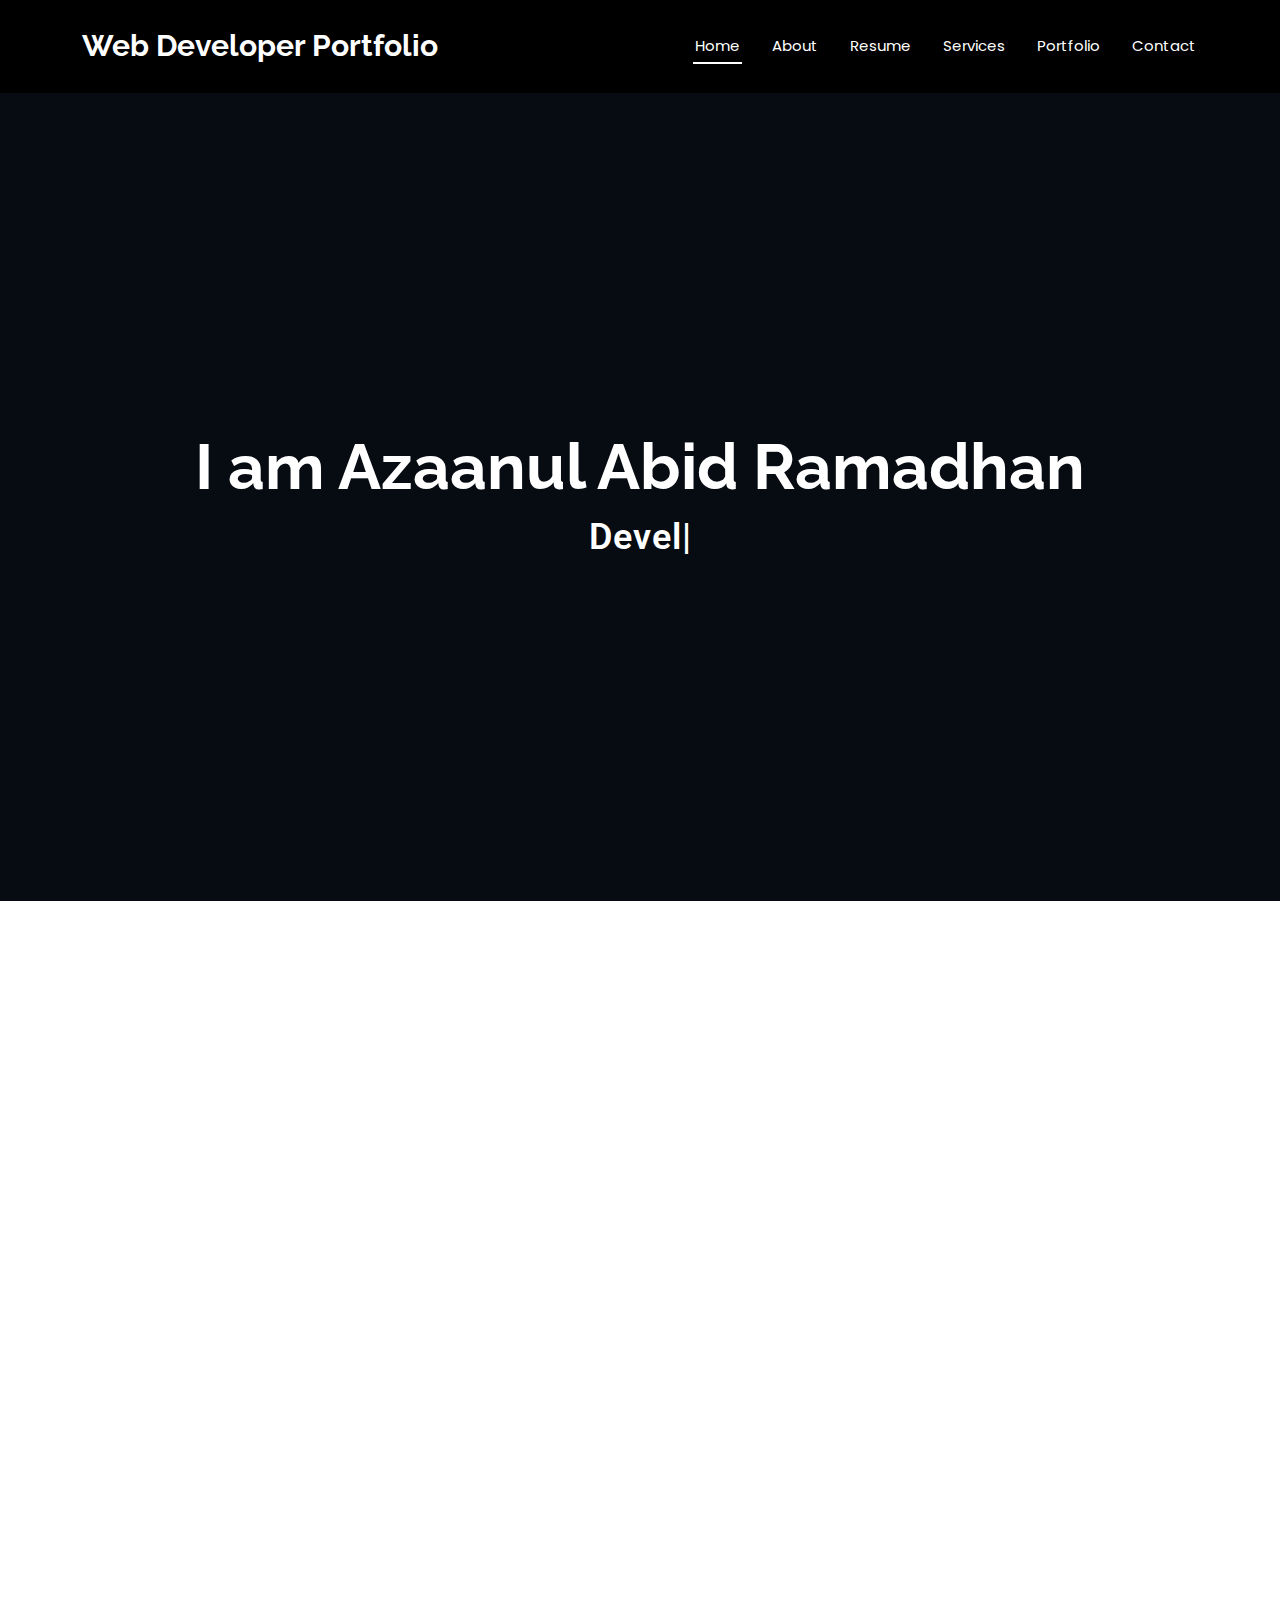
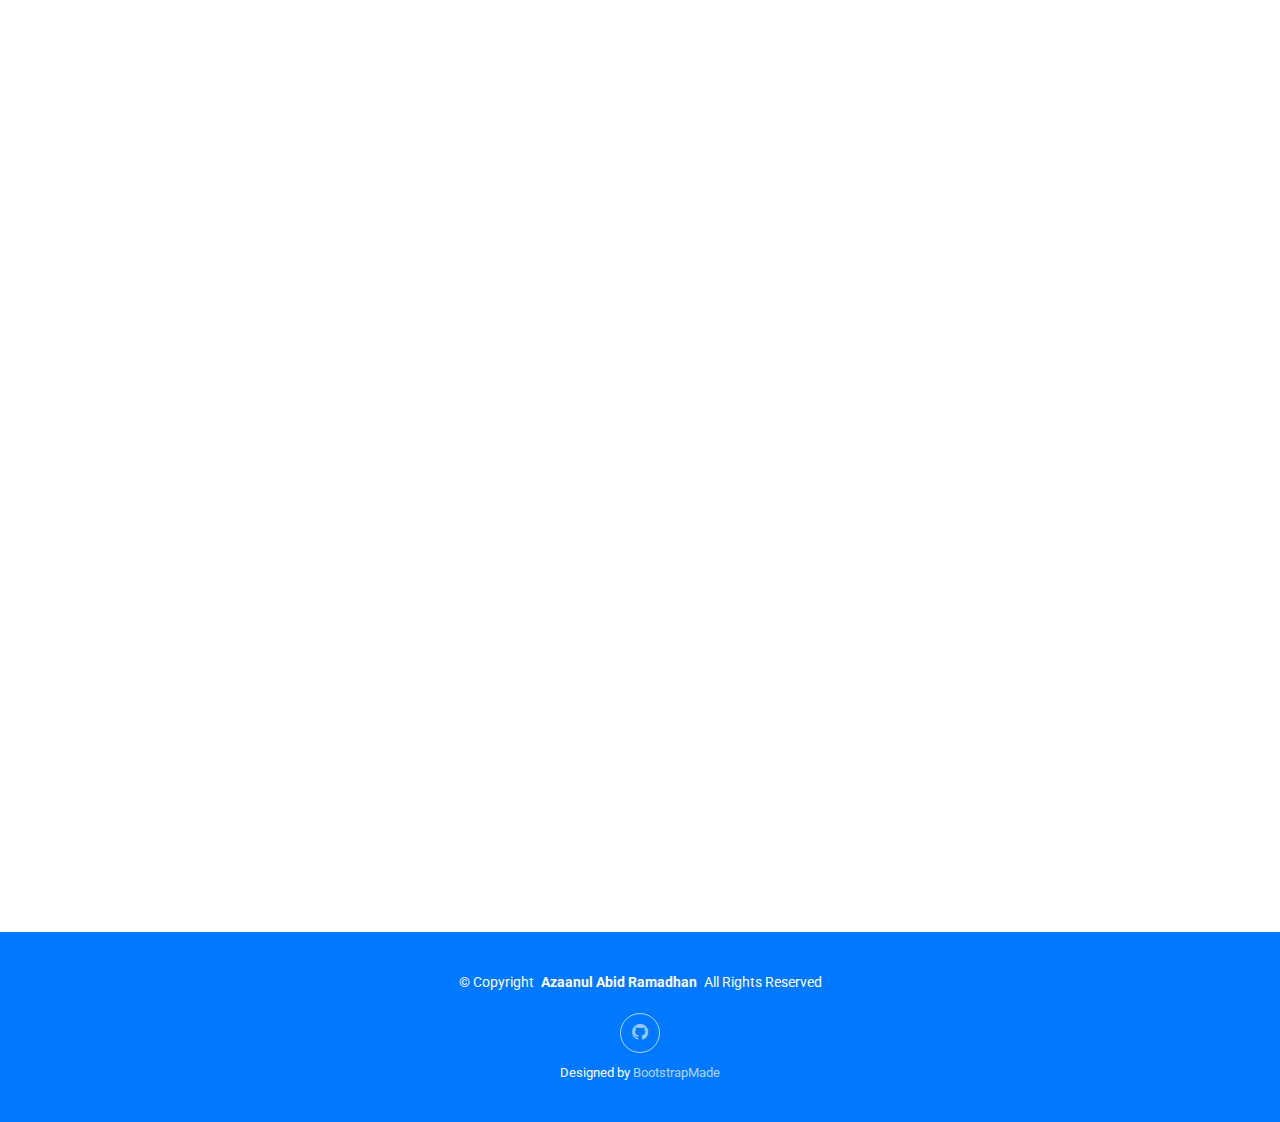
<file: index.html>
<!DOCTYPE html>
<html lang="en">
  <head>
    <meta charset="utf-8" />
    <meta content="width=device-width, initial-scale=1.0" name="viewport" />
    <title>Web Developer Portfolio | Azaanul Abid Ramadhan</title>
    <meta name="description" content="" />
    <meta name="keywords" content="" />

    <!-- Favicons -->
    <link href="assets/img/favicon.ico" rel="icon" />
    <link rel="apple-touch-icon" sizes="180x180" href="/apple-touch-icon.png" />
    <link rel="icon" type="image/png" sizes="32x32" href="/favicon-32x32.png" />
    <link rel="icon" type="image/png" sizes="16x16" href="/favicon-16x16.png" />
    <link rel="manifest" href="/site.webmanifest" />

    <!-- Fonts -->
    <link href="https://fonts.googleapis.com" rel="preconnect" />
    <link href="https://fonts.gstatic.com" rel="preconnect" crossorigin />
    <link
      href="https://fonts.googleapis.com/css2?family=Roboto:ital,wght@0,100;0,300;0,400;0,500;0,700;0,900;1,100;1,300;1,400;1,500;1,700;1,900&family=Poppins:ital,wght@0,100;0,200;0,300;0,400;0,500;0,600;0,700;0,800;0,900;1,100;1,200;1,300;1,400;1,500;1,600;1,700;1,800;1,900&family=Raleway:ital,wght@0,100;0,200;0,300;0,400;0,500;0,600;0,700;0,800;0,900;1,100;1,200;1,300;1,400;1,500;1,600;1,700;1,800;1,900&display=swap"
      rel="stylesheet"
    />

    <!-- Vendor CSS Files -->
    <link href="assets/vendor/bootstrap/css/bootstrap.min.css" rel="stylesheet" />
    <link href="assets/vendor/bootstrap-icons/bootstrap-icons.css" rel="stylesheet" />
    <link href="assets/vendor/aos/aos.css" rel="stylesheet" />
    <link href="assets/vendor/glightbox/css/glightbox.min.css" rel="stylesheet" />
    <link href="assets/vendor/swiper/swiper-bundle.min.css" rel="stylesheet" />

    <!-- Main CSS File -->
    <link href="assets/css/main.css" rel="stylesheet" />

    <!-- =======================================================
  * Template Name: DevFolio
  * Template URL: https://bootstrapmade.com/devfolio-bootstrap-portfolio-html-template/
  * Updated: Aug 07 2024 with Bootstrap v5.3.3
  * Author: BootstrapMade.com
  * License: https://bootstrapmade.com/license/
  ======================================================== -->
  </head>

  <body class="index-page">
    <header id="header" class="header d-flex align-items-center sticky-top">
      <div class="container-fluid container-xl position-relative d-flex align-items-center justify-content-between">
        <a href="index.html" class="logo d-flex align-items-center">
          <!-- Uncomment the line below if you also wish to use an image logo -->
          <!-- <img src="assets/img/logo.png" alt=""> -->
          <h1 class="sitename">Web Developer Portfolio</h1>
        </a>

        <nav id="navmenu" class="navmenu">
          <ul>
            <li>
              <a href="#hero" class="active">Home<br /></a>
            </li>
            <li><a href="#about">About</a></li>
            <li><a href="#resume">Resume</a></li>
            <li><a href="#services">Services</a></li>
            <li><a href="#portfolio">Portfolio</a></li>
            <li><a href="#contact">Contact</a></li>
          </ul>
          <i class="mobile-nav-toggle d-xl-none bi bi-list"></i>
        </nav>
      </div>
    </header>

    <main class="main">
      <!-- Hero Section -->
      <section id="hero" class="hero section dark-background">
        <!-- <img src="assets/img/hero.jpg" alt="" data-aos="fade-in" /> -->

        <div class="container d-flex flex-column align-items-center justify-content-center text-center" data-aos="fade-up" data-aos-delay="100">
          <h2>I am Azaanul Abid Ramadhan</h2>
          <p><span class="typed" data-typed-items="Developer"></span></p>
        </div>
      </section>
      <!-- /Hero Section -->

      <!-- About Section -->
      <section id="about" class="about section">
        <div class="container" data-aos="fade-up" data-aos-delay="100">
          <div class="row gy-4">
            <div class="col-md-6">
              <div class="row justify-content-between gy-4">
                <div class="col-lg-5">
                  <img src="assets/img/profile.jpg" class="img-fluid" alt="" />
                </div>
                <div class="col-lg-7 about-info">
                  <p><strong>Nama: </strong> <span>Azaanul Abid Ramadhan</span></p>
                  <p><strong>Profil: </strong> <span>full stack developer</span></p>
                  <p><strong>Email: </strong> <span>if23.azaanulramadhan@mhs.ubpkarawang.ac.id</span></p>
                  <p><strong>Telepon: </strong> <span>(+62) 87885299409</span></p>
                </div>
              </div>

              <div class="skills-content skills-animation">
                <h5>Keterampilan</h5>

                <div class="progress">
                  <span class="skill"><span>HTML</span> <i class="val"></i></span>
                  <div class="progress-bar-wrap">
                    <div class="progress-bar" role="progressbar" aria-valuenow="90" aria-valuemin="0" aria-valuemax="100"></div>
                  </div>
                </div>
                <!-- End Skills Item -->

                <div class="progress">
                  <span class="skill"><span>PHP</span> <i class="val"></i></span>
                  <div class="progress-bar-wrap">
                    <div class="progress-bar" role="progressbar" aria-valuenow="80" aria-valuemin="0" aria-valuemax="100"></div>
                  </div>
                </div>
                <!-- End Skills Item -->

                <div class="progress">
                  <span class="skill"><span>CSS</span> <i class="val"></i></span>
                  <div class="progress-bar-wrap">
                    <div class="progress-bar" role="progressbar" aria-valuenow="60" aria-valuemin="0" aria-valuemax="100"></div>
                  </div>
                </div>
                <!-- End Skills Item -->

                <div class="progress">
                  <span class="skill"><span>MySQL</span> <i class="val"></i></span>
                  <div class="progress-bar-wrap">
                    <div class="progress-bar" role="progressbar" aria-valuenow="85" aria-valuemin="0" aria-valuemax="100"></div>
                  </div>
                </div>
                <!-- End Skills Item -->

                <div class="progress">
                  <span class="skill"><span>Bootstrap</span> <i class="val"></i></span>
                  <div class="progress-bar-wrap">
                    <div class="progress-bar" role="progressbar" aria-valuenow="79" aria-valuemin="0" aria-valuemax="100"></div>
                  </div>
                </div>
                <!-- End Skills Item -->

                <div class="progress">
                  <span class="skill"><span>Laravel</span> <i class="val"></i></span>
                  <div class="progress-bar-wrap">
                    <div class="progress-bar" role="progressbar" aria-valuenow="90" aria-valuemin="0" aria-valuemax="100"></div>
                  </div>
                </div>
                <!-- End Skills Item -->

                <div class="progress">
                  <span class="skill"><span>Ionic</span> <i class="val"></i></span>
                  <div class="progress-bar-wrap">
                    <div class="progress-bar" role="progressbar" aria-valuenow="87" aria-valuemin="0" aria-valuemax="100"></div>
                  </div>
                </div>
                <!-- End Skills Item -->

                <div class="progress">
                  <span class="skill"><span>JavaScript</span> <i class="val"></i></span>
                  <div class="progress-bar-wrap">
                    <div class="progress-bar" role="progressbar" aria-valuenow="50" aria-valuemin="0" aria-valuemax="100"></div>
                  </div>
                </div>
                <!-- End Skills Item -->

                <div class="progress">
                  <span class="skill"><span>Git & GitHub</span> <i class="val"></i></span>
                  <div class="progress-bar-wrap">
                    <div class="progress-bar" role="progressbar" aria-valuenow="70" aria-valuemin="0" aria-valuemax="100"></div>
                  </div>
                </div>
                <!-- End Skills Item -->
              </div>
            </div>

            <div class="col-md-6">
              <div class="about-me">
                <h4>Tentang Saya</h4>
                <p>Saya mahasiswa Teknik Informatika di Universitas Buana Perjuangan Karawang, dengan minat pada pengembangan web dan mobile.</p>
                <p>Walaupun lulusan SMK pertanian, saya telah mempelajari berbagai keterampilan pemrograman seperti manajemen basis data, pemrograman web, dan pengembangan aplikasi mobile.</p>
                <p>
                  Saya suka membangun solusi digital praktis dan terus meningkatkan kemampuan melalui proyek serta kerja tim. Saat ini saya mencari kesempatan magang untuk mendapatkan pengalaman nyata dan berkontribusi pada proyek teknologi
                  yang berdampak.
                </p>
              </div>
            </div>
          </div>
        </div>
      </section>
      <!-- /About Section -->

      <!-- Resume Section -->
      <section id="resume" class="resume section">
        <!-- Section Title -->
        <div class="container section-title" data-aos="fade-up">
          <h2>Resume</h2>
          <p>
            Saya mahasiswa aktif Teknik Informatika yang tertarik pada pengembangan web dan mobile. Saya memiliki pemahaman dasar tentang pemrograman, basis data, dan pengembangan perangkat lunak. Saat ini sedang mencari pengalaman nyata
            melalui magang untuk meningkatkan kemampuan teknis dan kerja tim.
          </p>
        </div>
        <!-- End Section Title -->

        <div class="container">
          <div class="row">
            <div class="col-lg-6" data-aos="fade-up" data-aos-delay="100">
              <h3 class="resume-title">Ringkasan</h3>

              <div class="resume-item pb-0">
                <h4>azaanul abid ramadhan</h4>
                <p>
                  <em>
                    Mahasiswa Teknik Informatika dengan minat kuat pada pengembangan web dan aplikasi mobile. Terampil dalam desain basis data, pemrograman berorientasi objek, dan antusias belajar serta berkembang melalui proyek nyata dan
                    kolaborasi.
                  </em>
                </p>
                <ul>
                  <li>Karawang, Indonesia</li>
                  <li>(+62) 878-8529-9409</li>
                  <li>azaanulabidramadhan@gmail.com</li>
                </ul>
              </div>
              <!-- Edn Resume Item -->

              <h3 class="resume-title">Pendidikan</h3>

              <div class="resume-item">
                <h4>Sarjana Teknik Informatika</h4>
                <h5>2023 - Sekarang</h5>
                <p><em>Universitas Buana Perjuangan Karawang</em></p>
                <p>
                  Mempelajari mata kuliah inti seperti Pemrograman Web, Pengembangan Aplikasi Mobile, Sistem Basis Data, Pemrograman Berorientasi Objek (OOP), dan Rekayasa Perangkat Lunak. Aktif membangun sistem informasi menggunakan
                  framework Laravel dan Ionic. Terus mengembangkan keterampilan melalui proyek praktis dan workshop teknologi.
                </p>
              </div>
              <!-- Edn Resume Item -->

              <div class="resume-item">
                <h4>SMK – Agribisnis Pengolahan Hasil Pertanian (APHP)</h4>
                <h5>2020 - 2023</h5>
                <p><em>SMK Negeri Pertanian Karawang</em></p>
                <p>
                  Mengembangkan soft skill seperti kerja tim, ketelitian, dan manajemen waktu—semua kini diterapkan di bidang IT. Mulai belajar pemrograman dan sistem komputer secara mandiri di tahun akhir sekolah, sehingga tertarik pada
                  pengembangan perangkat lunak.
                </p>
              </div>

              <!-- Edn Resume Item -->
            </div>

            <div class="col-lg-6" data-aos="fade-up" data-aos-delay="200">
              <h3 class="resume-title">Proyek</h3>

              <div class="resume-item">
                <h4>Website Hotel - Landing Page & Sistem Reservasi</h4>
                <h5>2024 (Semester 3)</h5>
                <p><em>Proyek Individu</em></p>
                <ul>
                  <li>Mengembangkan website hotel dengan landing page dan sistem reservasi.</li>
                  <li>Dibuat menggunakan HTML, CSS dengan framework Bootstrap, JavaScript, dan PHP native.</li>
                  <li>Menampilkan detail kamar, fasilitas hotel, dan form booking sederhana dengan data tersimpan ke database.</li>
                </ul>
              </div>

              <div class="resume-item">
                <h4>E-Surat - Aplikasi Permohonan Surat Internal</h4>
                <h5>2025 (Semester 4)</h5>
                <p><em>Proyek Kelompok</em></p>
                <ul>
                  <li>Membuat aplikasi mobile menggunakan Ionic dan Angular untuk pengajuan serta validasi surat internal.</li>
                  <li>Fitur utama: karyawan mengajukan surat via mobile, admin memvalidasi melalui dashboard web.</li>
                  <li>Backend menggunakan Laravel REST API dan database MySQL. Tidak ada landing page karena sistem hanya untuk internal.</li>
                </ul>
              </div>
              <!-- Edn Resume Item -->
            </div>
          </div>
        </div>
      </section>
      <!-- /Resume Section -->

      <!-- Services Section -->
      <section id="services" class="services section">
        <!-- Section Title -->
        <div class="container section-title" data-aos="fade-up">
          <h2>Layanan</h2>
          <p>Berikut beberapa layanan dan keterampilan yang saya tawarkan berdasarkan pengalaman dan proyek akademik.</p>
        </div>

        <div class="container">
          <div class="row gy-4">
            <div class="col-lg-4 col-md-6" data-aos="fade-up" data-aos-delay="100">
              <div class="service-item position-relative">
                <div class="icon">
                  <i class="bi bi-code-slash"></i>
                </div>
                <h3 class="stretched-link">Pengembangan Web</h3>
                <p>Membuat website responsif menggunakan HTML, CSS, JavaScript, dan PHP. Berpengalaman di front-end dan back-end.</p>
              </div>
            </div>

            <div class="col-lg-4 col-md-6" data-aos="fade-up" data-aos-delay="200">
              <div class="service-item position-relative">
                <div class="icon">
                  <i class="bi bi-phone"></i>
                </div>
                <h3 class="stretched-link">Pengembangan Aplikasi Mobile</h3>
                <p>Membangun aplikasi mobile hybrid menggunakan Ionic Framework dan Angular, cocok untuk platform Android.</p>
              </div>
            </div>

            <div class="col-lg-4 col-md-6" data-aos="fade-up" data-aos-delay="300">
              <div class="service-item position-relative">
                <div class="icon">
                  <i class="bi bi-database-check"></i>
                </div>
                <h3 class="stretched-link">Integrasi API & Database</h3>
                <p>Mengembangkan dan mengintegrasikan RESTful API dengan Laravel, serta mengelola database MySQL untuk aplikasi dinamis.</p>
              </div>
            </div>
          </div>
        </div>
      </section>
      <!-- /Services Section -->

      <!-- Portfolio Section -->
      <section id="portfolio" class="portfolio section">
        <!-- Section Title -->
        <div class="container section-title" data-aos="fade-up">
          <h2>Portfolio</h2>
          <p>Kumpulan proyek yang saya kembangkan sebagai bagian dari perjalanan akademik dan pengembangan diri di bidang web dan mobile.</p>
        </div>
        <!-- End Section Title -->

        <div class="container">
          <div class="isotope-layout" data-default-filter="*" data-layout="masonry" data-sort="original-order">
            <div class="row gy-4 justify-content-center" data-aos="fade-up" data-aos-delay="200">
              <div class="col-lg-4 col-md-6 portfolio-item isotope-item filter-app">
                <img src="assets/img/portfolio/web.png" class="img-fluid" alt="" />
                <div class="portfolio-info">
                  <h4>Hotel Booking Website</h4>
                  <p>HTML, CSS, JS - Tanpa Framework PHP</p>
                  <a href="assets/img/portfolio/web.png" title="Hotel Website" data-gallery="portfolio-gallery-app" class="glightbox preview-link"><i class="bi bi-zoom-in"></i></a>
                  <a href="hotel-portfolio-details.html" title="More Details" class="details-link"><i class="bi bi-link-45deg"></i></a>
                </div>
              </div>
              <!-- End Portfolio Item -->

              <div class="col-lg-4 col-md-6 portfolio-item isotope-item filter-product">
                <img src="assets/img/portfolio/app.png" class="img-fluid" alt="" />
                <div class="portfolio-info">
                  <h4>Aplikasi E-Surat</h4>
                  <p>Ionic (Mobile) + Laravel (Admin Web)</p>
                  <a href="assets/img/portfolio/app.png" title="E-Surat App" data-gallery="portfolio-gallery-product" class="glightbox preview-link"><i class="bi bi-zoom-in"></i></a>
                  <a href="e-surat-portfolio-details.html" title="More Details" class="details-link"><i class="bi bi-link-45deg"></i></a>
                </div>
              </div>
              <!-- End Portfolio Item -->
            </div>
            <!-- End Portfolio Container -->
          </div>
        </div>
      </section>
      <!-- /Portfolio Section -->

      <!-- Faq Section -->
      <section id="faq" class="faq section">
        <div class="container">
          <div class="row gy-4">
            <div class="col-lg-4" data-aos="fade-up" data-aos-delay="100">
              <div class="content px-xl-5">
                <h3><span>Pertanyaan yang Sering </span><strong>Diajukan</strong></h3>
                <p>Berikut beberapa pertanyaan umum seputar proyek, pengalaman, dan portfolio saya.</p>
              </div>
            </div>

            <div class="col-lg-8" data-aos="fade-up" data-aos-delay="200">
              <div class="faq-container">
                <div class="faq-item faq-active">
                  <h3><span class="num">1.</span> <span>Teknologi apa saja yang digunakan dalam proyek Anda?</span></h3>
                  <div class="faq-content">
                    <p>Saya menggunakan HTML, CSS, JavaScript, Bootstrap, Laravel, MySQL, dan Ionic + Angular untuk aplikasi mobile. Setiap proyek menggunakan tools yang sesuai dengan platform dan fitur yang dibutuhkan.</p>
                  </div>
                  <i class="faq-toggle bi bi-chevron-right"></i>
                </div>

                <div class="faq-item">
                  <h3><span class="num">2.</span> <span>Apakah proyek di portfolio Anda nyata atau hanya untuk belajar?</span></h3>
                  <div class="faq-content">
                    <p>Kebanyakan proyek dibuat untuk tugas kuliah atau sebagai latihan pribadi. Namun, saya mengerjakannya dengan simulasi dunia nyata dan mengikuti praktik pengembangan profesional.</p>
                  </div>
                  <i class="faq-toggle bi bi-chevron-right"></i>
                </div>

                <div class="faq-item">
                  <h3><span class="num">3.</span> <span>Bisakah saya melihat source code proyek Anda?</span></h3>
                  <div class="faq-content">
                    <p>Bisa, source code dapat dibagikan jika diminta. Beberapa proyek tersedia di profil GitHub saya, kecuali yang dibatasi oleh kebijakan akademik.</p>
                  </div>
                  <i class="faq-toggle bi bi-chevron-right"></i>
                </div>

                <div class="faq-item">
                  <h3><span class="num">4.</span> <span>Apakah Anda bisa bekerja dalam tim?</span></h3>
                  <div class="faq-content">
                    <p>Bisa, saya sudah beberapa kali berkolaborasi dalam proyek kelompok di kampus dan memahami pentingnya komunikasi serta pembagian tugas dalam tim.</p>
                  </div>
                  <i class="faq-toggle bi bi-chevron-right"></i>
                </div>

                <div class="faq-item">
                  <h3><span class="num">5.</span> <span>Apakah Anda terbuka untuk freelance atau magang?</span></h3>
                  <div class="faq-content">
                    <p>Tentu saja. Saya sedang aktif mencari peluang untuk meningkatkan skill dan mendapatkan pengalaman nyata di bidang web dan mobile development.</p>
                  </div>
                  <i class="faq-toggle bi bi-chevron-right"></i>
                </div>

                <!-- End Faq item-->
              </div>
            </div>
          </div>
        </div>
      </section>
      <!-- /Faq Section -->

      <!-- Contact Section -->
      <section id="contact" class="contact section">
        <!-- Section Title -->
        <div class="container section-title" data-aos="fade-up">
          <h2>Kontak</h2>
          <p>Anda dapat menghubungi saya untuk informasi lebih lanjut atau peluang proyek.</p>
        </div>
        <!-- End Section Title -->

        <div class="container" data-aos="fade-up" data-aos-delay="100">
          <div class="info-wrap" data-aos="fade-up" data-aos-delay="200">
            <div class="row gy-5">
              <div class="col-lg-4">
                <div class="info-item d-flex align-items-center">
                  <i class="bi bi-geo-alt flex-shrink-0"></i>
                  <div>
                    <h3>Alamat</h3>
                    <p>Jalan Surotokunto, Karawang 41314, Indonesia</p>
                  </div>
                </div>
              </div>
              <!-- End Info Item -->

              <div class="col-lg-4">
                <div class="info-item d-flex align-items-center">
                  <i class="bi bi-telephone flex-shrink-0"></i>
                  <div>
                    <h3>Telepon</h3>
                    <p>(+62) 878 8529 9409</p>
                  </div>
                </div>
              </div>
              <!-- End Info Item -->

              <div class="col-lg-4">
                <div class="info-item d-flex align-items-center">
                  <i class="bi bi-envelope flex-shrink-0"></i>
                  <div>
                    <h3>Email</h3>
                    <p>azaanulabidramadhan@gmail.com</p>
                  </div>
                </div>
              </div>
              <!-- End Info Item -->
            </div>
          </div>

          <form action="https://formsubmit.co/azaanulabidramadhan@gmail.com" method="post" class="php-email-form" data-aos="fade-up" data-aos-delay="300">
            <div class="row gy-4">
              <div class="col-md-6">
                <input type="text" name="name" class="form-control" placeholder="Your Name" required="" />
              </div>

              <div class="col-md-6">
                <input type="email" class="form-control" name="email" placeholder="Your Email" required="" />
              </div>

              <div class="col-md-12">
                <input type="text" class="form-control" name="subject" placeholder="Subject" required="" />
              </div>

              <div class="col-md-12">
                <textarea class="form-control" name="message" rows="6" placeholder="Message" required=""></textarea>
              </div>

              <div class="col-md-12 text-center">
                <div class="loading">Loading</div>
                <div class="error-message"></div>
                <div class="sent-message">Your message has been sent. Thank you!</div>

                <button type="submit">Kirim Pesan</button>
              </div>
            </div>
          </form>
          <!-- End Contact Form -->
        </div>
      </section>
      <!-- /Contact Section -->
    </main>

    <footer id="footer" class="footer accent-background">
      <div class="container">
        <div class="copyright text-center">
          <p>© <span>Copyright</span> <strong class="px-1 sitename">Azaanul Abid Ramadhan</strong> <span>All Rights Reserved</span></p>
        </div>
        <div class="social-links d-flex justify-content-center">
          <a href="https://github.com/Azaanul-Abid-Ramadhan" target="_blank"><i class="bi bi-github"></i></a>
        </div>
        <div class="credits">
          <!-- All the links in the footer should remain intact. -->
          <!-- You can delete the links only if you've purchased the pro version. -->
          <!-- Licensing information: https://bootstrapmade.com/license/ -->
          <!-- Purchase the pro version with working PHP/AJAX contact form: [buy-url] -->
          Designed by <a href="https://bootstrapmade.com/">BootstrapMade</a>
        </div>
      </div>
    </footer>

    <!-- Scroll Top -->
    <a href="#" id="scroll-top" class="scroll-top d-flex align-items-center justify-content-center"><i class="bi bi-arrow-up-short"></i></a>

    <!-- Preloader -->
    <div id="preloader"></div>

    <!-- Vendor JS Files -->
    <script src="assets/vendor/bootstrap/js/bootstrap.bundle.min.js"></script>
    <script src="assets/vendor/php-email-form/validate.js"></script>
    <script src="assets/vendor/aos/aos.js"></script>
    <script src="assets/vendor/typed.js/typed.umd.js"></script>
    <script src="assets/vendor/waypoints/noframework.waypoints.js"></script>
    <script src="assets/vendor/purecounter/purecounter_vanilla.js"></script>
    <script src="assets/vendor/glightbox/js/glightbox.min.js"></script>
    <script src="assets/vendor/imagesloaded/imagesloaded.pkgd.min.js"></script>
    <script src="assets/vendor/isotope-layout/isotope.pkgd.min.js"></script>
    <script src="assets/vendor/swiper/swiper-bundle.min.js"></script>

    <!-- Main JS File -->
    <script src="assets/js/main.js"></script>
  </body>
</html>
</file>
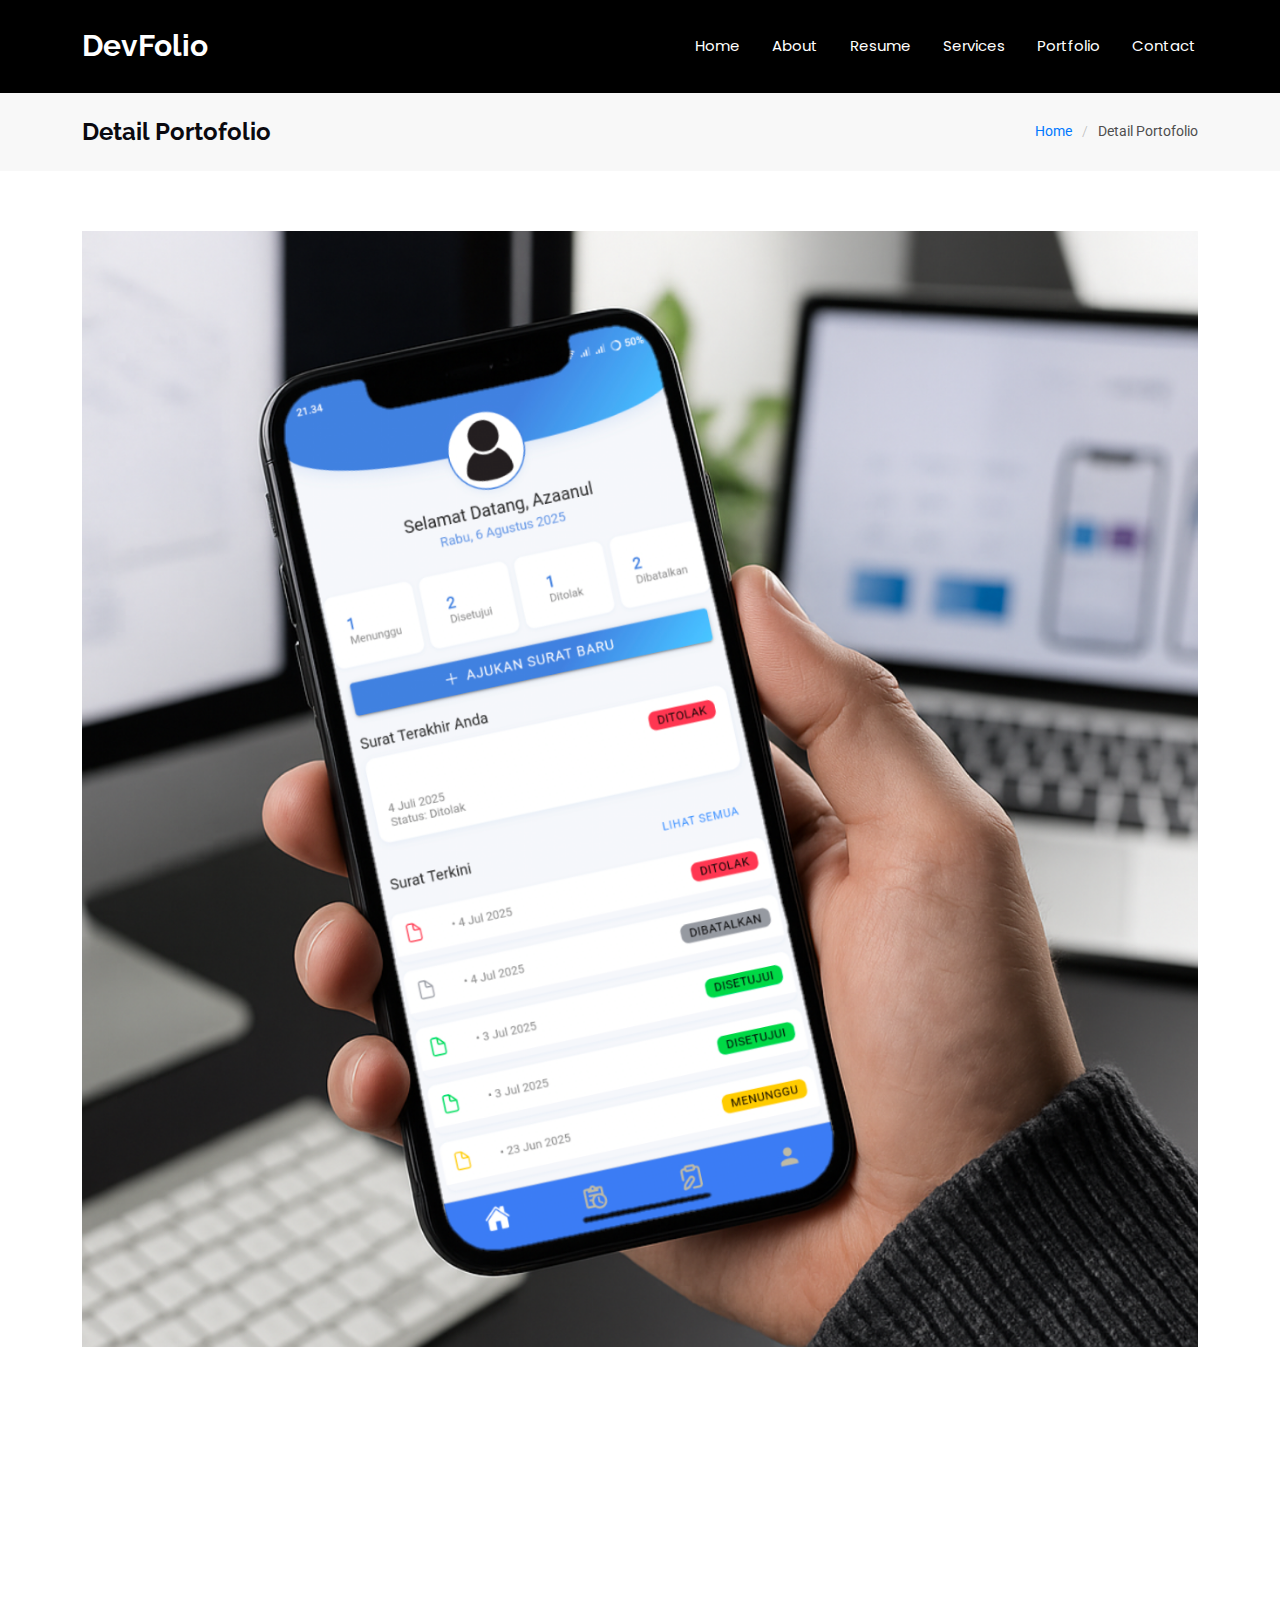
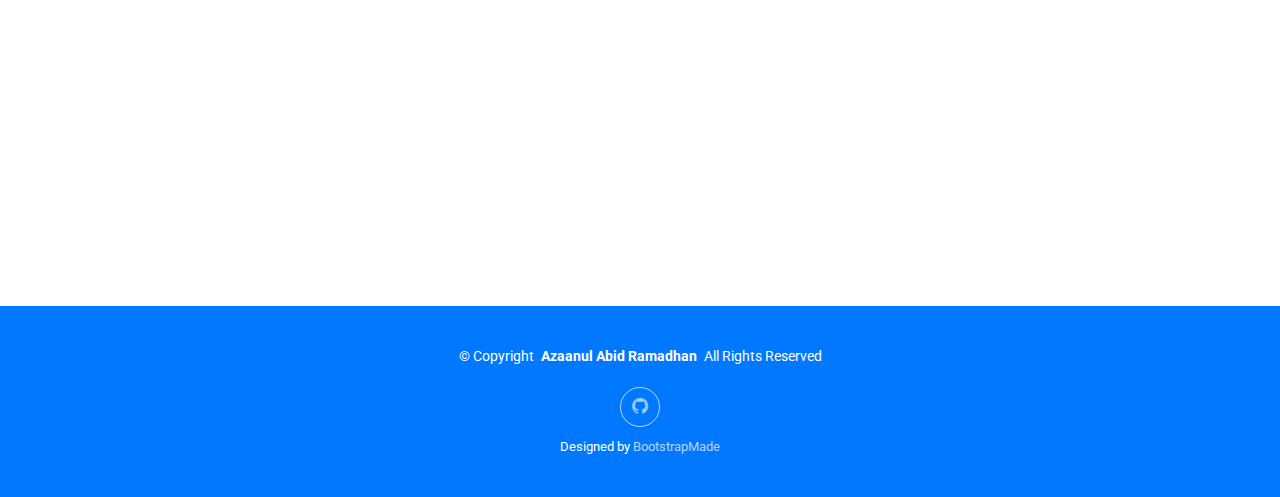
<file: e-surat-portfolio-details.html>
<!DOCTYPE html>
<html lang="en">
  <head>
    <meta charset="utf-8" />
    <meta content="width=device-width, initial-scale=1.0" name="viewport" />
    <title>Detail Portofolio - E-Surat</title>
    <meta name="description" content="" />
    <meta name="keywords" content="" />

    <!-- Favicons -->
    <link href="assets/img/favicon.ico" rel="icon" />
    <link rel="apple-touch-icon" sizes="180x180" href="/apple-touch-icon.png" />
    <link rel="icon" type="image/png" sizes="32x32" href="/favicon-32x32.png" />
    <link rel="icon" type="image/png" sizes="16x16" href="/favicon-16x16.png" />
    <link rel="manifest" href="/site.webmanifest" />

    <!-- Fonts -->
    <link href="https://fonts.googleapis.com" rel="preconnect" />
    <link href="https://fonts.gstatic.com" rel="preconnect" crossorigin />
    <link
      href="https://fonts.googleapis.com/css2?family=Roboto:ital,wght@0,100;0,300;0,400;0,500;0,700;0,900;1,100;1,300;1,400;1,500;1,700;1,900&family=Poppins:ital,wght@0,100;0,200;0,300;0,400;0,500;0,600;0,700;0,800;0,900;1,100;1,200;1,300;1,400;1,500;1,600;1,700;1,800;1,900&family=Raleway:ital,wght@0,100;0,200;0,300;0,400;0,500;0,600;0,700;0,800;0,900;1,100;1,200;1,300;1,400;1,500;1,600;1,700;1,800;1,900&display=swap"
      rel="stylesheet"
    />

    <!-- Vendor CSS Files -->
    <link href="assets/vendor/bootstrap/css/bootstrap.min.css" rel="stylesheet" />
    <link href="assets/vendor/bootstrap-icons/bootstrap-icons.css" rel="stylesheet" />
    <link href="assets/vendor/aos/aos.css" rel="stylesheet" />
    <link href="assets/vendor/glightbox/css/glightbox.min.css" rel="stylesheet" />
    <link href="assets/vendor/swiper/swiper-bundle.min.css" rel="stylesheet" />

    <!-- Main CSS File -->
    <link href="assets/css/main.css" rel="stylesheet" />

    <!-- =======================================================
  * Template Name: DevFolio
  * Template URL: https://bootstrapmade.com/devfolio-bootstrap-portfolio-html-template/
  * Updated: Aug 07 2024 with Bootstrap v5.3.3
  * Author: BootstrapMade.com
  * License: https://bootstrapmade.com/license/
  ======================================================== -->
  </head>

  <body class="portfolio-details-page">
    <header id="header" class="header d-flex align-items-center sticky-top">
      <div class="container-fluid container-xl position-relative d-flex align-items-center justify-content-between">
        <a href="index.html" class="logo d-flex align-items-center">
          <!-- Uncomment the line below if you also wish to use an image logo -->
          <!-- <img src="assets/img/logo.png" alt=""> -->
          <h1 class="sitename">DevFolio</h1>
        </a>

        <nav id="navmenu" class="navmenu">
          <ul>
            <li>
              <a href="index.html">Home<br /></a>
            </li>
            <li><a href="index.html#about">About</a></li>
            <li><a href="index.html#resume">Resume</a></li>
            <li><a href="index.html#services">Services</a></li>
            <li><a href="index.html#portfolio">Portfolio</a></li>
            <li><a href="index.html#contact">Contact</a></li>
          </ul>
          <i class="mobile-nav-toggle d-xl-none bi bi-list"></i>
        </nav>
      </div>
    </header>

    <main class="main">
      <!-- Page Title -->
      <div class="page-title" data-aos="fade">
        <div class="container d-lg-flex justify-content-between align-items-center">
          <h1 class="mb-2 mb-lg-0">Detail Portofolio</h1>
          <nav class="breadcrumbs">
            <ol>
              <li><a href="index.html">Home</a></li>
              <li class="current">Detail Portofolio</li>
            </ol>
          </nav>
        </div>
      </div>
      <!-- End Page Title -->

      <!-- Portfolio Details Section -->
      <section id="portfolio-details" class="portfolio-details section">
        <div class="container" data-aos="fade-up">
          <div class="portfolio-details-slider swiper init-swiper">
            <script type="application/json" class="swiper-config">
              {
                "loop": true,
                "speed": 600,
                "autoplay": {
                  "delay": 5000
                },
                "slidesPerView": "auto",
                "navigation": {
                  "nextEl": ".swiper-button-next",
                  "prevEl": ".swiper-button-prev"
                },
                "pagination": {
                  "el": ".swiper-pagination",
                  "type": "bullets",
                  "clickable": true
                }
              }
            </script>
            <div class="swiper-wrapper align-items-center">
              <div class="swiper-slide">
                <img src="assets/img/portfolio/app.png" alt="" />
              </div>

              <!-- <div class="swiper-slide">
                <img src="assets/img/portfolio/product-1.jpg" alt="" />
              </div>

              <div class="swiper-slide">
                <img src="assets/img/portfolio/branding-1.jpg" alt="" />
              </div>

              <div class="swiper-slide">
                <img src="assets/img/portfolio/books-1.jpg" alt="" />
              </div> -->
            </div>
            <div class="swiper-button-prev"></div>
            <div class="swiper-button-next"></div>
            <div class="swiper-pagination"></div>
          </div>

          <div class="row justify-content-between gy-4 mt-4">
            <div class="col-lg-8" data-aos="fade-up">
              <div class="portfolio-description">
                <h2>E-Surat: Sistem pengajuan Surat Digital</h2>
                <p>
                  E-Surat adalah aplikasi berbasis mobile yang dirancang untuk memudahkan proses permohonan surat resmi melalui smartphone. Aplikasi ini dikembangkan sebagai proyek akhir kuliah menggunakan Ionic Framework untuk frontend dan Laravel untuk backend API. Proyek ini membantu pengguna (seperti mahasiswa atau karyawan) membuat dan mengajukan permohonan surat langsung dari perangkat mobile.
                </p>

                <p>
                  Sistem memungkinkan pengguna mengisi form dinamis, memilih template surat (seperti surat izin, surat magang, dll), dan memantau status validasi. Setelah diajukan, permohonan akan masuk ke dashboard admin (berbasis web) untuk ditinjau, disetujui, atau ditolak oleh pihak berwenang.
                </p>

                <p>
                  E-Surat meningkatkan efisiensi dengan menghilangkan kebutuhan permohonan surat secara fisik, mengurangi penggunaan kertas, dan mempercepat proses persetujuan. Sistem ini juga memastikan transparansi melalui update status secara real-time dan rekam digital.
                </p>

                <p>Proyek ini mencerminkan kemampuan saya dalam pengembangan aplikasi mobile hybrid, integrasi RESTful API, serta membangun sistem yang fungsional dan mudah digunakan untuk kebutuhan akademik maupun organisasi.</p>
              </div>
            </div>

            <div class="col-lg-3" data-aos="fade-up" data-aos-delay="100">
              <div class="portfolio-info">
                <h3>Informasi Proyek</h3>
                <ul>
                  <li><strong>Kategori</strong> Aplikasi Mobile dengan Panel Admin Web</li>
                  <li><strong>Klien</strong> Proyek Akademik – UBP Karawang</li>
                  <li><strong>Tanggal Proyek</strong> 2 Juli 2025</li>
                  <li><strong>URL Proyek</strong> <a href="https://filearchive.grandmutiara.my.id" target="_blank">https://filearchive.grandmutiara.my.id</a></li>
                  <li><a href="https://filearchive.grandmutiara.my.id" class="btn-visit align-self-start" target="_blank">Kunjungi Website</a></li>
                </ul>
              </div>
            </div>
          </div>
        </div>
      </section>
      <!-- /Portfolio Details Section -->
    </main>

    <footer id="footer" class="footer accent-background">
      <div class="container">
        <div class="copyright text-center">
          <p>© <span>Copyright</span> <strong class="px-1 sitename">Azaanul Abid Ramadhan</strong> <span>All Rights Reserved</span></p>
        </div>
        <div class="social-links d-flex justify-content-center">
          <a href="https://github.com/Azaanul-Abid-Ramadhan" target="_blank"><i class="bi bi-github"></i></a>
        </div>
        <div class="credits">
          <!-- All the links in the footer should remain intact. -->
          <!-- You can delete the links only if you've purchased the pro version. -->
          <!-- Licensing information: https://bootstrapmade.com/license/ -->
          <!-- Purchase the pro version with working PHP/AJAX contact form: [buy-url] -->
          Designed by <a href="https://bootstrapmade.com/">BootstrapMade</a>
        </div>
      </div>
    </footer>

    <!-- Scroll Top -->
    <a href="#" id="scroll-top" class="scroll-top d-flex align-items-center justify-content-center"><i class="bi bi-arrow-up-short"></i></a>

    <!-- Preloader -->
    <div id="preloader"></div>

    <!-- Vendor JS Files -->
    <script src="assets/vendor/bootstrap/js/bootstrap.bundle.min.js"></script>
    <script src="assets/vendor/php-email-form/validate.js"></script>
    <script src="assets/vendor/aos/aos.js"></script>
    <script src="assets/vendor/typed.js/typed.umd.js"></script>
    <script src="assets/vendor/waypoints/noframework.waypoints.js"></script>
    <script src="assets/vendor/purecounter/purecounter_vanilla.js"></script>
    <script src="assets/vendor/glightbox/js/glightbox.min.js"></script>
    <script src="assets/vendor/imagesloaded/imagesloaded.pkgd.min.js"></script>
    <script src="assets/vendor/isotope-layout/isotope.pkgd.min.js"></script>
    <script src="assets/vendor/swiper/swiper-bundle.min.js"></script>

    <!-- Main JS File -->
    <script src="assets/js/main.js"></script>
  </body>
</html>
</file>
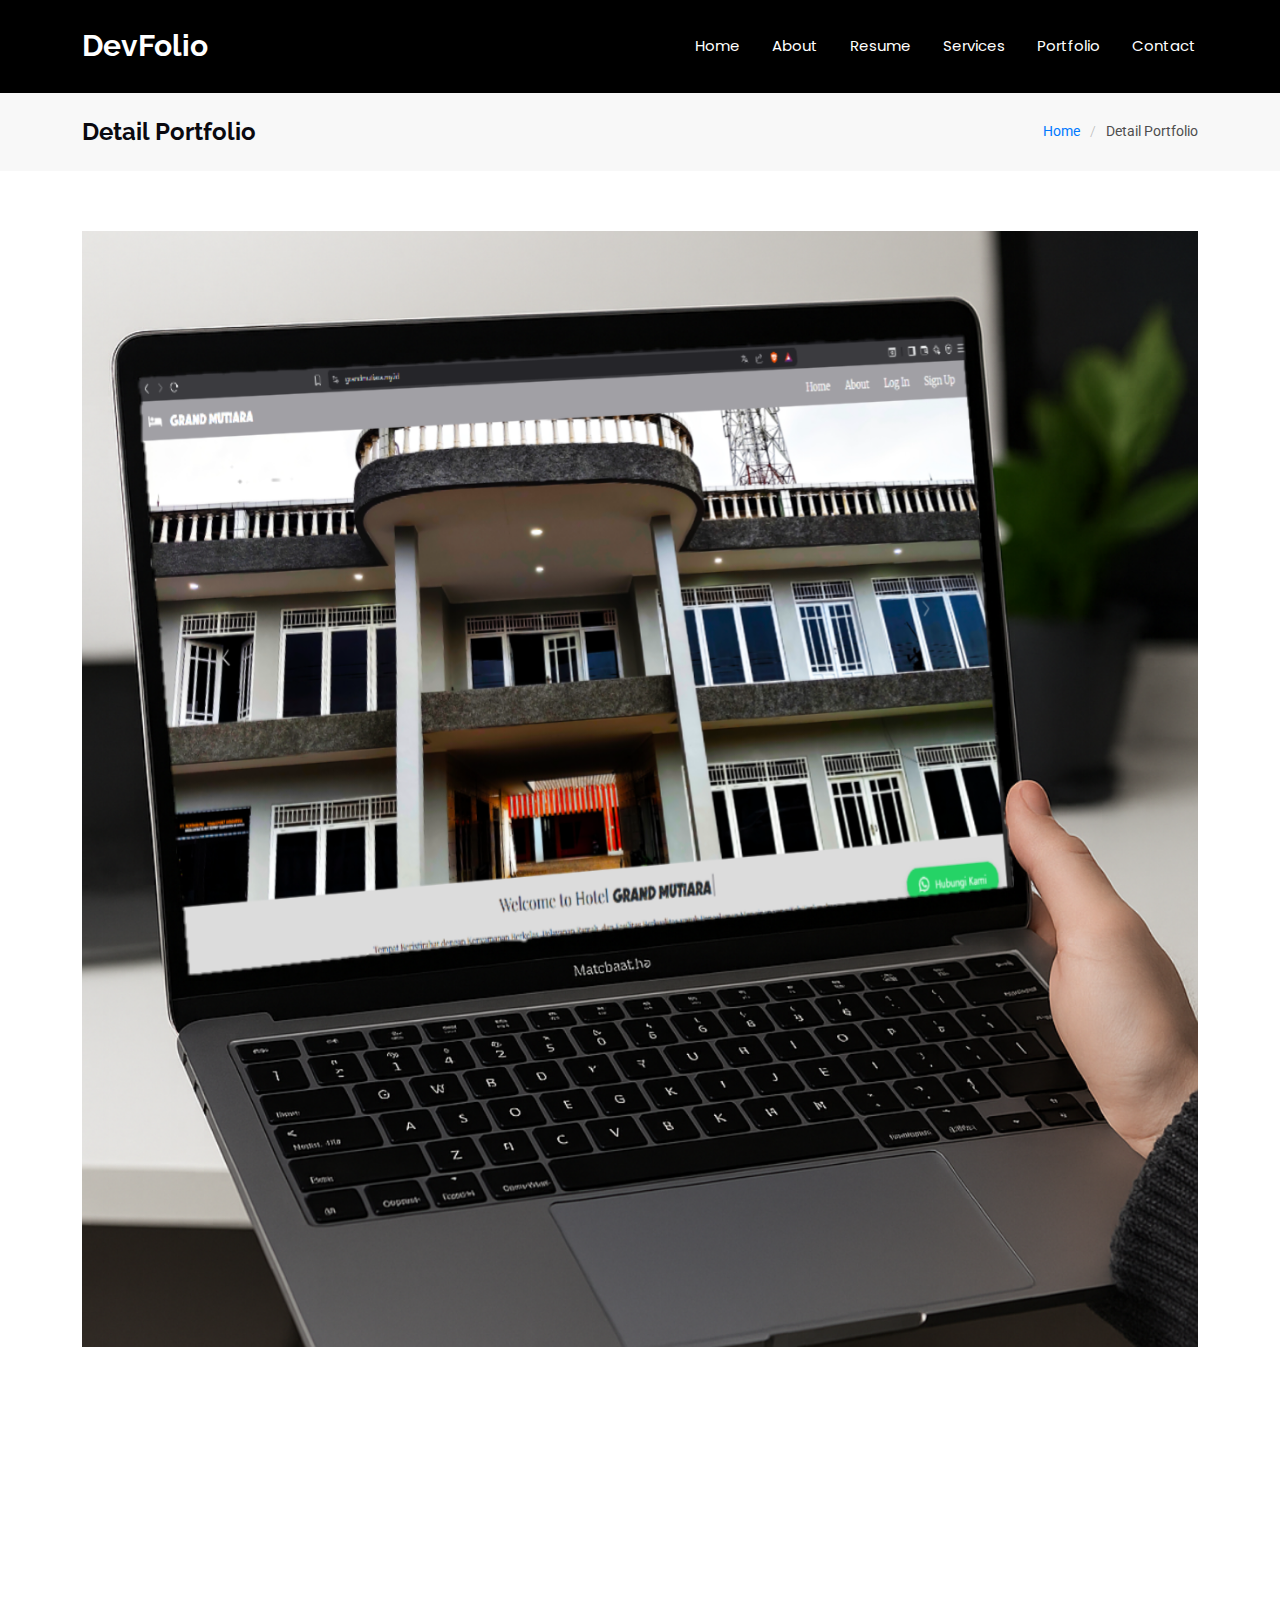
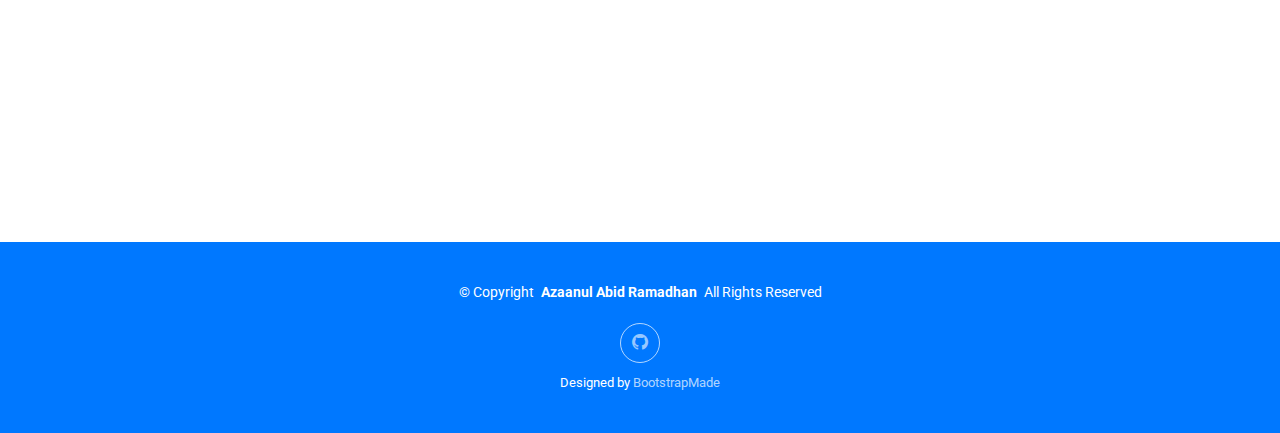
<file: hotel-portfolio-details.html>
<!DOCTYPE html>
<html lang="en">
  <head>
    <meta charset="utf-8" />
    <meta content="width=device-width, initial-scale=1.0" name="viewport" />
    <title>Detail Portfolio - Hotel</title>
    <meta name="description" content="" />
    <meta name="keywords" content="" />

    <!-- Favicons -->
    <link href="assets/img/favicon.ico" rel="icon" />
    <link rel="apple-touch-icon" sizes="180x180" href="/apple-touch-icon.png" />
    <link rel="icon" type="image/png" sizes="32x32" href="/favicon-32x32.png" />
    <link rel="icon" type="image/png" sizes="16x16" href="/favicon-16x16.png" />
    <link rel="manifest" href="/site.webmanifest" />

    <!-- Fonts -->
    <link href="https://fonts.googleapis.com" rel="preconnect" />
    <link href="https://fonts.gstatic.com" rel="preconnect" crossorigin />
    <link
      href="https://fonts.googleapis.com/css2?family=Roboto:ital,wght@0,100;0,300;0,400;0,500;0,700;0,900;1,100;1,300;1,400;1,500;1,700;1,900&family=Poppins:ital,wght@0,100;0,200;0,300;0,400;0,500;0,600;0,700;0,800;0,900;1,100;1,200;1,300;1,400;1,500;1,600;1,700;1,800;1,900&family=Raleway:ital,wght@0,100;0,200;0,300;0,400;0,500;0,600;0,700;0,800;0,900;1,100;1,200;1,300;1,400;1,500;1,600;1,700;1,800;1,900&display=swap"
      rel="stylesheet"
    />

    <!-- Vendor CSS Files -->
    <link href="assets/vendor/bootstrap/css/bootstrap.min.css" rel="stylesheet" />
    <link href="assets/vendor/bootstrap-icons/bootstrap-icons.css" rel="stylesheet" />
    <link href="assets/vendor/aos/aos.css" rel="stylesheet" />
    <link href="assets/vendor/glightbox/css/glightbox.min.css" rel="stylesheet" />
    <link href="assets/vendor/swiper/swiper-bundle.min.css" rel="stylesheet" />

    <!-- Main CSS File -->
    <link href="assets/css/main.css" rel="stylesheet" />

    <!-- =======================================================
  * Template Name: DevFolio
  * Template URL: https://bootstrapmade.com/devfolio-bootstrap-portfolio-html-template/
  * Updated: Aug 07 2024 with Bootstrap v5.3.3
  * Author: BootstrapMade.com
  * License: https://bootstrapmade.com/license/
  ======================================================== -->
  </head>

  <body class="portfolio-details-page">
    <header id="header" class="header d-flex align-items-center sticky-top">
      <div class="container-fluid container-xl position-relative d-flex align-items-center justify-content-between">
        <a href="index.html" class="logo d-flex align-items-center">
          <!-- Uncomment the line below if you also wish to use an image logo -->
          <!-- <img src="assets/img/logo.png" alt=""> -->
          <h1 class="sitename">DevFolio</h1>
        </a>

        <nav id="navmenu" class="navmenu">
          <ul>
            <li>
              <a href="index.html">Home<br /></a>
            </li>
            <li><a href="index.html#about">About</a></li>
            <li><a href="index.html#resume">Resume</a></li>
            <li><a href="index.html#services">Services</a></li>
            <li><a href="index.html#portfolio">Portfolio</a></li>
            <li><a href="index.html#contact">Contact</a></li>
          </ul>
          <i class="mobile-nav-toggle d-xl-none bi bi-list"></i>
        </nav>
      </div>
    </header>

    <main class="main">
      <!-- Page Title -->
      <div class="page-title" data-aos="fade">
        <div class="container d-lg-flex justify-content-between align-items-center">
          <h1 class="mb-2 mb-lg-0">Detail Portfolio</h1>
          <nav class="breadcrumbs">
            <ol>
              <li><a href="index.html">Home</a></li>
              <li class="current">Detail Portfolio</li>
            </ol>
          </nav>
        </div>
      </div>
      <!-- End Page Title -->

      <!-- Portfolio Details Section -->
      <section id="portfolio-details" class="portfolio-details section">
        <div class="container" data-aos="fade-up">
          <div class="portfolio-details-slider swiper init-swiper">
            <script type="application/json" class="swiper-config">
              {
                "loop": true,
                "speed": 600,
                "autoplay": {
                  "delay": 5000
                },
                "slidesPerView": "auto",
                "navigation": {
                  "nextEl": ".swiper-button-next",
                  "prevEl": ".swiper-button-prev"
                },
                "pagination": {
                  "el": ".swiper-pagination",
                  "type": "bullets",
                  "clickable": true
                }
              }
            </script>
            <div class="swiper-wrapper align-items-center">
              <div class="swiper-slide">
                <img src="assets/img/portfolio/web.png" alt="" />
              </div>

              <!-- <div class="swiper-slide">
                <img src="assets/img/portfolio/product-1.jpg" alt="" />
              </div>

              <div class="swiper-slide">
                <img src="assets/img/portfolio/branding-1.jpg" alt="" />
              </div>

              <div class="swiper-slide">
                <img src="assets/img/portfolio/books-1.jpg" alt="" />
              </div> -->
            </div>
            <div class="swiper-button-prev"></div>
            <div class="swiper-button-next"></div>
            <div class="swiper-pagination"></div>
          </div>

          <div class="row justify-content-between gy-4 mt-4">
            <div class="col-lg-8" data-aos="fade-up">
              <div class="portfolio-description">
                <h2>Website Hotel & Sistem Booking: Grand Mutiara</h2>
                <p>
                  Proyek ini adalah website hotel dan sistem booking yang dibuat untuk Grand Mutiara Hotel. Dikembangkan sebagai tugas semester 3 menggunakan HTML, CSS dengan framework Bootstrap, dan JavaScript native—tanpa framework untuk
                  PHP dan JavaScript. Tujuannya adalah memberikan antarmuka sederhana dan mudah digunakan bagi pelanggan untuk melihat informasi hotel dan melakukan reservasi online.
                </p>
                <p>
                  Landing page menampilkan fasilitas hotel, tipe kamar, dan promo. Pengunjung dapat mengeksplorasi berbagai kategori kamar dan cek ketersediaan langsung di website. Sistem juga dilengkapi form booking yang memvalidasi input
                  pelanggan sebelum dikirim.
                </p>
                <p>
                  Walaupun desainnya sederhana, proyek ini menunjukkan kemampuan dasar pengembangan web dan pemahaman logika frontend tanpa library/framework untuk PHP dan JavaScript. Proyek ini mencerminkan pengalaman awal saya dalam
                  pengembangan dan komitmen untuk membangun solusi yang lengkap dan berfungsi.
                </p>
              </div>
            </div>

            <div class="col-lg-3" data-aos="fade-up" data-aos-delay="100">
              <div class="portfolio-info">
                <h3>Informasi Proyek</h3>
                <ul>
                  <li><strong>Kategori</strong> Website</li>
                  <li><strong>Klien</strong> Grand Mutiara Hotel</li>
                  <li><strong>Tanggal Proyek</strong> 30 Desember 2024</li>
                  <li><strong>URL Proyek</strong> <a href="https://grandmutiara.my.id" target="_blank">https://grandmutiara.my.id</a></li>
                  <li><a href="https://grandmutiara.my.id" class="btn-visit align-self-start" target="_blank">Kunjungi Website</a></li>
                </ul>
              </div>
            </div>
          </div>
        </div>
      </section>
      <!-- /Portfolio Details Section -->
    </main>

    <footer id="footer" class="footer accent-background">
      <div class="container">
        <div class="copyright text-center">
          <p>© <span>Copyright</span> <strong class="px-1 sitename">Azaanul Abid Ramadhan</strong> <span>All Rights Reserved</span></p>
        </div>
        <div class="social-links d-flex justify-content-center">
          <a href="https://github.com/Azaanul-Abid-Ramadhan" target="_blank"><i class="bi bi-github"></i></a>
        </div>
        <div class="credits">
          <!-- All the links in the footer should remain intact. -->
          <!-- You can delete the links only if you've purchased the pro version. -->
          <!-- Licensing information: https://bootstrapmade.com/license/ -->
          <!-- Purchase the pro version with working PHP/AJAX contact form: [buy-url] -->
          Designed by <a href="https://bootstrapmade.com/">BootstrapMade</a>
        </div>
      </div>
    </footer>

    <!-- Scroll Top -->
    <a href="#" id="scroll-top" class="scroll-top d-flex align-items-center justify-content-center"><i class="bi bi-arrow-up-short"></i></a>

    <!-- Preloader -->
    <div id="preloader"></div>

    <!-- Vendor JS Files -->
    <script src="assets/vendor/bootstrap/js/bootstrap.bundle.min.js"></script>
    <script src="assets/vendor/php-email-form/validate.js"></script>
    <script src="assets/vendor/aos/aos.js"></script>
    <script src="assets/vendor/typed.js/typed.umd.js"></script>
    <script src="assets/vendor/waypoints/noframework.waypoints.js"></script>
    <script src="assets/vendor/purecounter/purecounter_vanilla.js"></script>
    <script src="assets/vendor/glightbox/js/glightbox.min.js"></script>
    <script src="assets/vendor/imagesloaded/imagesloaded.pkgd.min.js"></script>
    <script src="assets/vendor/isotope-layout/isotope.pkgd.min.js"></script>
    <script src="assets/vendor/swiper/swiper-bundle.min.js"></script>

    <!-- Main JS File -->
    <script src="assets/js/main.js"></script>
  </body>
</html>
</file>
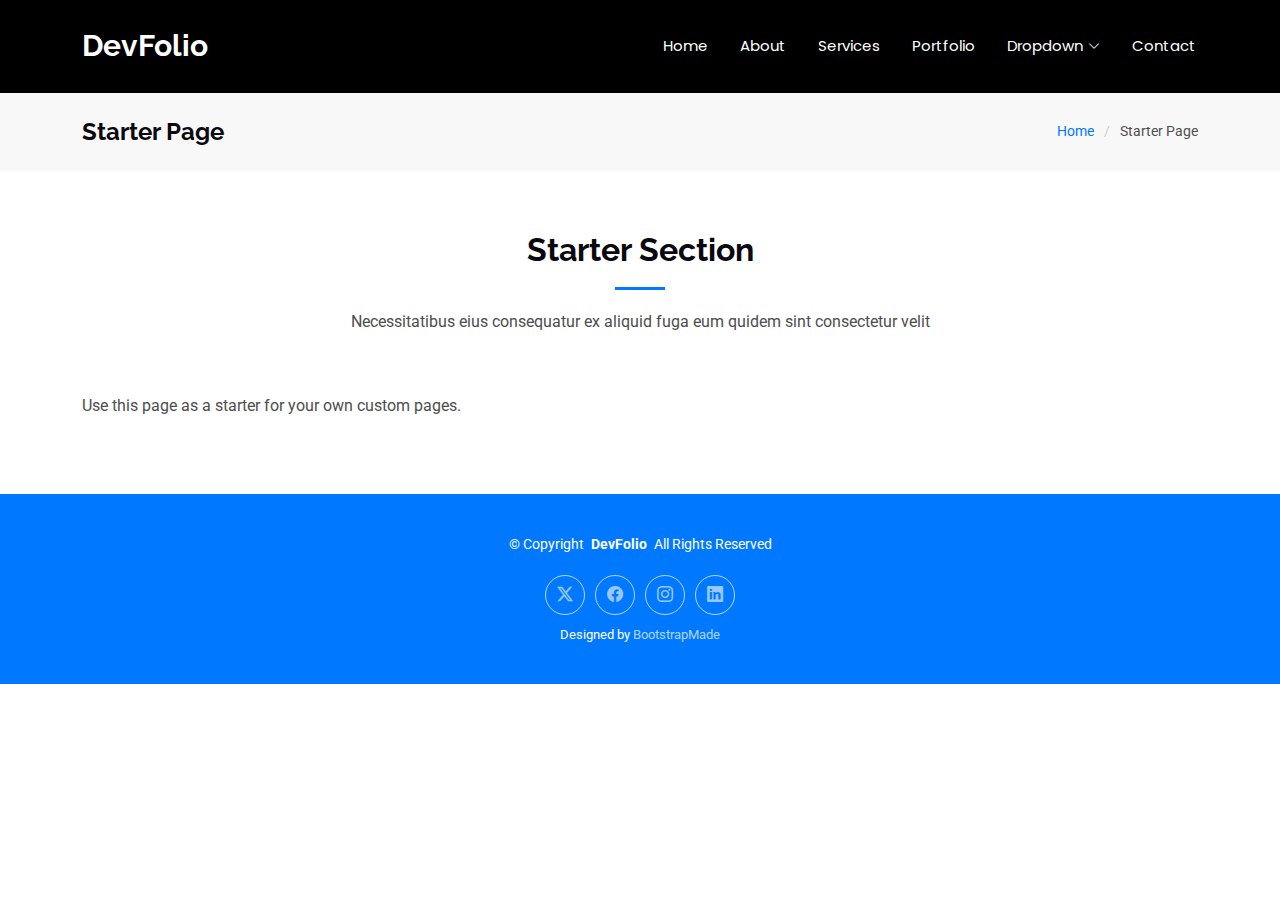
<file: starter-page.html>
<!DOCTYPE html>
<html lang="en">

<head>
  <meta charset="utf-8">
  <meta content="width=device-width, initial-scale=1.0" name="viewport">
  <title>Starter Page - DevFolio Bootstrap Template</title>
  <meta name="description" content="">
  <meta name="keywords" content="">

  <!-- Favicons -->
  <link href="assets/img/favicon.png" rel="icon">
  <link href="assets/img/apple-touch-icon.png" rel="apple-touch-icon">

  <!-- Fonts -->
  <link href="https://fonts.googleapis.com" rel="preconnect">
  <link href="https://fonts.gstatic.com" rel="preconnect" crossorigin>
  <link href="https://fonts.googleapis.com/css2?family=Roboto:ital,wght@0,100;0,300;0,400;0,500;0,700;0,900;1,100;1,300;1,400;1,500;1,700;1,900&family=Poppins:ital,wght@0,100;0,200;0,300;0,400;0,500;0,600;0,700;0,800;0,900;1,100;1,200;1,300;1,400;1,500;1,600;1,700;1,800;1,900&family=Raleway:ital,wght@0,100;0,200;0,300;0,400;0,500;0,600;0,700;0,800;0,900;1,100;1,200;1,300;1,400;1,500;1,600;1,700;1,800;1,900&display=swap" rel="stylesheet">

  <!-- Vendor CSS Files -->
  <link href="assets/vendor/bootstrap/css/bootstrap.min.css" rel="stylesheet">
  <link href="assets/vendor/bootstrap-icons/bootstrap-icons.css" rel="stylesheet">
  <link href="assets/vendor/aos/aos.css" rel="stylesheet">
  <link href="assets/vendor/glightbox/css/glightbox.min.css" rel="stylesheet">
  <link href="assets/vendor/swiper/swiper-bundle.min.css" rel="stylesheet">

  <!-- Main CSS File -->
  <link href="assets/css/main.css" rel="stylesheet">

  <!-- =======================================================
  * Template Name: DevFolio
  * Template URL: https://bootstrapmade.com/devfolio-bootstrap-portfolio-html-template/
  * Updated: Aug 07 2024 with Bootstrap v5.3.3
  * Author: BootstrapMade.com
  * License: https://bootstrapmade.com/license/
  ======================================================== -->
</head>

<body class="starter-page-page">

  <header id="header" class="header d-flex align-items-center sticky-top">
    <div class="container-fluid container-xl position-relative d-flex align-items-center justify-content-between">

      <a href="index.html" class="logo d-flex align-items-center">
        <!-- Uncomment the line below if you also wish to use an image logo -->
        <!-- <img src="assets/img/logo.png" alt=""> -->
        <h1 class="sitename">DevFolio</h1>
      </a>

      <nav id="navmenu" class="navmenu">
        <ul>
          <li><a href="#hero">Home<br></a></li>
          <li><a href="#about">About</a></li>
          <li><a href="#services">Services</a></li>
          <li><a href="#portfolio">Portfolio</a></li>
          <li class="dropdown"><a href="#"><span>Dropdown</span> <i class="bi bi-chevron-down toggle-dropdown"></i></a>
            <ul>
              <li><a href="#">Dropdown 1</a></li>
              <li class="dropdown"><a href="#"><span>Deep Dropdown</span> <i class="bi bi-chevron-down toggle-dropdown"></i></a>
                <ul>
                  <li><a href="#">Deep Dropdown 1</a></li>
                  <li><a href="#">Deep Dropdown 2</a></li>
                  <li><a href="#">Deep Dropdown 3</a></li>
                  <li><a href="#">Deep Dropdown 4</a></li>
                  <li><a href="#">Deep Dropdown 5</a></li>
                </ul>
              </li>
              <li><a href="#">Dropdown 2</a></li>
              <li><a href="#">Dropdown 3</a></li>
              <li><a href="#">Dropdown 4</a></li>
            </ul>
          </li>
          <li><a href="#contact">Contact</a></li>
        </ul>
        <i class="mobile-nav-toggle d-xl-none bi bi-list"></i>
      </nav>

    </div>
  </header>

  <main class="main">

    <!-- Page Title -->
    <div class="page-title" data-aos="fade">
      <div class="container d-lg-flex justify-content-between align-items-center">
        <h1 class="mb-2 mb-lg-0">Starter Page</h1>
        <nav class="breadcrumbs">
          <ol>
            <li><a href="index.html">Home</a></li>
            <li class="current">Starter Page</li>
          </ol>
        </nav>
      </div>
    </div><!-- End Page Title -->

    <!-- Starter Section Section -->
    <section id="starter-section" class="starter-section section">

      <!-- Section Title -->
      <div class="container section-title" data-aos="fade-up">
        <h2>Starter Section</h2>
        <p>Necessitatibus eius consequatur ex aliquid fuga eum quidem sint consectetur velit</p>
      </div><!-- End Section Title -->

      <div class="container" data-aos="fade-up">
        <p>Use this page as a starter for your own custom pages.</p>
      </div>

    </section><!-- /Starter Section Section -->

  </main>

  <footer id="footer" class="footer accent-background">

    <div class="container">
      <div class="copyright text-center ">
        <p>© <span>Copyright</span> <strong class="px-1 sitename">DevFolio</strong> <span>All Rights Reserved</span></p>
      </div>
      <div class="social-links d-flex justify-content-center">
        <a href=""><i class="bi bi-twitter-x"></i></a>
        <a href=""><i class="bi bi-facebook"></i></a>
        <a href=""><i class="bi bi-instagram"></i></a>
        <a href=""><i class="bi bi-linkedin"></i></a>
      </div>
      <div class="credits">
        <!-- All the links in the footer should remain intact. -->
        <!-- You can delete the links only if you've purchased the pro version. -->
        <!-- Licensing information: https://bootstrapmade.com/license/ -->
        <!-- Purchase the pro version with working PHP/AJAX contact form: [buy-url] -->
        Designed by <a href="https://bootstrapmade.com/">BootstrapMade</a>
      </div>
    </div>

  </footer>

  <!-- Scroll Top -->
  <a href="#" id="scroll-top" class="scroll-top d-flex align-items-center justify-content-center"><i class="bi bi-arrow-up-short"></i></a>

  <!-- Preloader -->
  <div id="preloader"></div>

  <!-- Vendor JS Files -->
  <script src="assets/vendor/bootstrap/js/bootstrap.bundle.min.js"></script>
  <script src="assets/vendor/php-email-form/validate.js"></script>
  <script src="assets/vendor/aos/aos.js"></script>
  <script src="assets/vendor/typed.js/typed.umd.js"></script>
  <script src="assets/vendor/waypoints/noframework.waypoints.js"></script>
  <script src="assets/vendor/purecounter/purecounter_vanilla.js"></script>
  <script src="assets/vendor/glightbox/js/glightbox.min.js"></script>
  <script src="assets/vendor/imagesloaded/imagesloaded.pkgd.min.js"></script>
  <script src="assets/vendor/isotope-layout/isotope.pkgd.min.js"></script>
  <script src="assets/vendor/swiper/swiper-bundle.min.js"></script>

  <!-- Main JS File -->
  <script src="assets/js/main.js"></script>

</body>

</html>
</file>
<file: assets/css/main.css>
/**
* Template Name: DevFolio
* Template URL: https://bootstrapmade.com/devfolio-bootstrap-portfolio-html-template/
* Updated: Aug 07 2024 with Bootstrap v5.3.3
* Author: BootstrapMade.com
* License: https://bootstrapmade.com/license/
*/

/*--------------------------------------------------------------
# Font & Color Variables
--------------------------------------------------------------*/
/* Fonts */
:root {
  --default-font: "Roboto", system-ui, -apple-system, "Segoe UI", Roboto, "Helvetica Neue", Arial, "Noto Sans", "Liberation Sans", sans-serif, "Apple Color Emoji", "Segoe UI Emoji", "Segoe UI Symbol", "Noto Color Emoji";
  --heading-font: "Raleway", sans-serif;
  --nav-font: "Poppins", sans-serif;
}

/* Global Colors - The following color variables are used throughout the website. Updating them here will change the color scheme of the entire website */
:root {
  --background-color: #ffffff; /* Background color for the entire website, including individual sections */
  --default-color: #4e4e4e; /* Default color used for the majority of the text content across the entire website */
  --heading-color: #0a090f; /* Color for headings, subheadings and title throughout the website */
  --accent-color: #0078ff; /* Accent color that represents your brand on the website. It's used for buttons, links, and other elements that need to stand out */
  --surface-color: #ffffff; /* The surface color is used as a background of boxed elements within sections, such as cards, icon boxes, or other elements that require a visual separation from the global background. */
  --contrast-color: #ffffff; /* Contrast color for text, ensuring readability against backgrounds of accent, heading, or default colors. */
}

/* Nav Menu Colors - The following color variables are used specifically for the navigation menu. They are separate from the global colors to allow for more customization options */
:root {
  --nav-color: #ffffff; /* The default color of the main navmenu links */
  --nav-hover-color: #ffffff; /* Applied to main navmenu links when they are hovered over or active */
  --nav-mobile-background-color: #ffffff; /* Used as the background color for mobile navigation menu */
  --nav-dropdown-background-color: #ffffff; /* Used as the background color for dropdown items that appear when hovering over primary navigation items */
  --nav-dropdown-color: #212529; /* Used for navigation links of the dropdown items in the navigation menu. */
  --nav-dropdown-hover-color: #0078ff; /* Similar to --nav-hover-color, this color is applied to dropdown navigation links when they are hovered over. */
}

/* Color Presets - These classes override global colors when applied to any section or element, providing reuse of the sam color scheme. */

.light-background {
  --background-color: #f9f9f9;
  --surface-color: #ffffff;
}

.dark-background {
  --background-color: #060606;
  --default-color: #ffffff;
  --heading-color: #ffffff;
  --surface-color: #252525;
  --contrast-color: #ffffff;
}

.accent-background {
  --background-color: #0078ff;
  --default-color: #ffffff;
  --heading-color: #ffffff;
  --accent-color: #ffffff;
  --surface-color: #3393ff;
  --contrast-color: #ffffff;
}

/* Smooth scroll */
:root {
  scroll-behavior: smooth;
}

/*--------------------------------------------------------------
# General Styling & Shared Classes
--------------------------------------------------------------*/
body {
  color: var(--default-color);
  background-color: var(--background-color);
  font-family: var(--default-font);
}

a {
  color: var(--accent-color);
  text-decoration: none;
  transition: 0.3s;
}

a:hover {
  color: color-mix(in srgb, var(--accent-color), transparent 25%);
  text-decoration: none;
}

h1,
h2,
h3,
h4,
h5,
h6 {
  color: var(--heading-color);
  font-family: var(--heading-font);
}

/* PHP Email Form Messages
------------------------------*/
.php-email-form .error-message {
  display: none;
  background: #df1529;
  color: #ffffff;
  text-align: left;
  padding: 15px;
  margin-bottom: 24px;
  font-weight: 600;
}

.php-email-form .sent-message {
  display: none;
  color: #ffffff;
  background: #059652;
  text-align: center;
  padding: 15px;
  margin-bottom: 24px;
  font-weight: 600;
}

.php-email-form .loading {
  display: none;
  background: var(--surface-color);
  text-align: center;
  padding: 15px;
  margin-bottom: 24px;
}

.php-email-form .loading:before {
  content: "";
  display: inline-block;
  border-radius: 50%;
  width: 24px;
  height: 24px;
  margin: 0 10px -6px 0;
  border: 3px solid var(--accent-color);
  border-top-color: var(--surface-color);
  animation: php-email-form-loading 1s linear infinite;
}

@keyframes php-email-form-loading {
  0% {
    transform: rotate(0deg);
  }

  100% {
    transform: rotate(360deg);
  }
}

/*--------------------------------------------------------------
# Global Header
--------------------------------------------------------------*/
.header {
  --background-color: #000000;
  --default-color: #ffffff;
  --heading-color: #ffffff;
  color: var(--default-color);
  background-color: var(--background-color);
  padding: 20px 0;
  transition: all 0.5s;
  z-index: 997;
}

.header .logo {
  line-height: 1;
}

.header .logo img {
  max-height: 32px;
  margin-right: 8px;
}

.header .logo h1 {
  font-size: 30px;
  margin: 0;
  font-weight: 700;
  color: var(--heading-color);
}

.scrolled .header {
  box-shadow: 0px 0 18px rgba(0, 0, 0, 0.1);
}

/*--------------------------------------------------------------
# Navigation Menu
--------------------------------------------------------------*/
/* Desktop Navigation */
@media (min-width: 1200px) {
  .navmenu {
    padding: 0;
  }

  .navmenu ul {
    margin: 0;
    padding: 0;
    display: flex;
    list-style: none;
    align-items: center;
  }

  .navmenu li {
    position: relative;
  }

  .navmenu > ul > li {
    white-space: nowrap;
    padding: 15px 14px;
  }

  .navmenu > ul > li:last-child {
    padding-right: 0;
  }

  .navmenu a,
  .navmenu a:focus {
    color: var(--nav-color);
    font-size: 15px;
    padding: 0 2px;
    font-family: var(--nav-font);
    font-weight: 400;
    display: flex;
    align-items: center;
    justify-content: space-between;
    white-space: nowrap;
    transition: 0.3s;
    position: relative;
  }

  .navmenu a i,
  .navmenu a:focus i {
    font-size: 12px;
    line-height: 0;
    margin-left: 5px;
    transition: 0.3s;
  }

  .navmenu > ul > li > a:before {
    content: "";
    position: absolute;
    width: 100%;
    height: 2px;
    bottom: -6px;
    left: 0;
    background-color: var(--nav-hover-color);
    visibility: hidden;
    width: 0px;
    transition: all 0.3s ease-in-out 0s;
  }

  .navmenu a:hover:before,
  .navmenu li:hover > a:before,
  .navmenu .active:before {
    visibility: visible;
    width: 100%;
  }

  .navmenu li:hover > a,
  .navmenu .active,
  .navmenu .active:focus {
    color: var(--nav-hover-color);
  }

  .navmenu .dropdown ul {
    margin: 0;
    padding: 10px 0;
    background: var(--nav-dropdown-background-color);
    display: block;
    position: absolute;
    visibility: hidden;
    left: 14px;
    top: 130%;
    opacity: 0;
    transition: 0.3s;
    border-radius: 4px;
    z-index: 99;
    box-shadow: 0px 0px 30px rgba(0, 0, 0, 0.1);
  }

  .navmenu .dropdown ul li {
    min-width: 200px;
  }

  .navmenu .dropdown ul a {
    padding: 10px 20px;
    font-size: 15px;
    text-transform: none;
    color: var(--nav-dropdown-color);
  }

  .navmenu .dropdown ul a i {
    font-size: 12px;
  }

  .navmenu .dropdown ul a:hover,
  .navmenu .dropdown ul .active:hover,
  .navmenu .dropdown ul li:hover > a {
    color: var(--nav-dropdown-hover-color);
  }

  .navmenu .dropdown:hover > ul {
    opacity: 1;
    top: 100%;
    visibility: visible;
  }

  .navmenu .dropdown .dropdown ul {
    top: 0;
    left: -90%;
    visibility: hidden;
  }

  .navmenu .dropdown .dropdown:hover > ul {
    opacity: 1;
    top: 0;
    left: -100%;
    visibility: visible;
  }
}

/* Mobile Navigation */
@media (max-width: 1199px) {
  .mobile-nav-toggle {
    color: var(--nav-color);
    font-size: 28px;
    line-height: 0;
    margin-right: 10px;
    cursor: pointer;
    transition: color 0.3s;
  }

  .navmenu {
    padding: 0;
    z-index: 9997;
  }

  .navmenu ul {
    display: none;
    list-style: none;
    position: absolute;
    inset: 60px 20px 20px 20px;
    padding: 10px 0;
    margin: 0;
    border-radius: 6px;
    background-color: var(--nav-mobile-background-color);
    border: 1px solid color-mix(in srgb, var(--default-color), transparent 90%);
    box-shadow: none;
    overflow-y: auto;
    transition: 0.3s;
    z-index: 9998;
  }

  .navmenu a,
  .navmenu a:focus {
    color: var(--nav-dropdown-color);
    padding: 10px 20px;
    font-family: var(--nav-font);
    font-size: 17px;
    font-weight: 500;
    display: flex;
    align-items: center;
    justify-content: space-between;
    white-space: nowrap;
    transition: 0.3s;
  }

  .navmenu a i,
  .navmenu a:focus i {
    font-size: 12px;
    line-height: 0;
    margin-left: 5px;
    width: 30px;
    height: 30px;
    display: flex;
    align-items: center;
    justify-content: center;
    border-radius: 50%;
    transition: 0.3s;
    background-color: color-mix(in srgb, var(--accent-color), transparent 90%);
  }

  .navmenu a i:hover,
  .navmenu a:focus i:hover {
    background-color: var(--accent-color);
    color: var(--contrast-color);
  }

  .navmenu a:hover,
  .navmenu .active,
  .navmenu .active:focus {
    color: var(--nav-dropdown-hover-color);
  }

  .navmenu .active i,
  .navmenu .active:focus i {
    background-color: var(--accent-color);
    color: var(--contrast-color);
    transform: rotate(180deg);
  }

  .navmenu .dropdown ul {
    position: static;
    display: none;
    z-index: 99;
    padding: 10px 0;
    margin: 10px 20px;
    background-color: var(--nav-dropdown-background-color);
    transition: all 0.5s ease-in-out;
  }

  .navmenu .dropdown ul ul {
    background-color: rgba(33, 37, 41, 0.1);
  }

  .navmenu .dropdown > .dropdown-active {
    display: block;
    background-color: rgba(33, 37, 41, 0.03);
  }

  .mobile-nav-active {
    overflow: hidden;
  }

  .mobile-nav-active .mobile-nav-toggle {
    color: #fff;
    position: absolute;
    font-size: 32px;
    top: 15px;
    right: 15px;
    margin-right: 0;
    z-index: 9999;
  }

  .mobile-nav-active .navmenu {
    position: fixed;
    overflow: hidden;
    inset: 0;
    background: rgba(33, 37, 41, 0.8);
    transition: 0.3s;
  }

  .mobile-nav-active .navmenu > ul {
    display: block;
  }
}

/*--------------------------------------------------------------
# Global Footer
--------------------------------------------------------------*/
.footer {
  color: var(--default-color);
  background-color: var(--background-color);
  font-size: 14px;
  padding: 40px 0;
  position: relative;
}

.footer .copyright p {
  margin-bottom: 0;
}

.footer .social-links {
  margin-top: 20px;
}

.footer .social-links a {
  display: flex;
  align-items: center;
  justify-content: center;
  width: 40px;
  height: 40px;
  border-radius: 50%;
  border: 1px solid color-mix(in srgb, var(--default-color), transparent 30%);
  font-size: 16px;
  color: color-mix(in srgb, var(--default-color), transparent 40%);
  margin: 0 5px;
  transition: 0.3s;
}

.footer .social-links a:hover {
  color: var(--default-color);
  border-color: var(--default-color);
}

.footer .credits {
  margin-top: 10px;
  font-size: 13px;
  text-align: center;
}

.footer .credits a {
  color: color-mix(in srgb, var(--default-color), transparent 30%);
}

/*--------------------------------------------------------------
# Preloader
--------------------------------------------------------------*/
#preloader {
  position: fixed;
  inset: 0;
  z-index: 999999;
  overflow: hidden;
  background: var(--background-color);
  transition: all 0.6s ease-out;
}

#preloader:before {
  content: "";
  position: fixed;
  top: calc(50% - 30px);
  left: calc(50% - 30px);
  border: 6px solid #ffffff;
  border-color: var(--accent-color) transparent var(--accent-color) transparent;
  border-radius: 50%;
  width: 60px;
  height: 60px;
  animation: animate-preloader 1.5s linear infinite;
}

@keyframes animate-preloader {
  0% {
    transform: rotate(0deg);
  }

  100% {
    transform: rotate(360deg);
  }
}

/*--------------------------------------------------------------
# Scroll Top Button
--------------------------------------------------------------*/
.scroll-top {
  position: fixed;
  visibility: hidden;
  opacity: 0;
  right: 15px;
  bottom: -15px;
  z-index: 99999;
  background-color: var(--accent-color);
  width: 44px;
  height: 44px;
  border-radius: 50px;
  transition: all 0.4s;
}

.scroll-top i {
  font-size: 24px;
  color: var(--contrast-color);
  line-height: 0;
}

.scroll-top:hover {
  background-color: color-mix(in srgb, var(--accent-color), transparent 20%);
  color: var(--contrast-color);
}

.scroll-top.active {
  visibility: visible;
  opacity: 1;
  bottom: 15px;
}

/*--------------------------------------------------------------
# Disable aos animation delay on mobile devices
--------------------------------------------------------------*/
@media screen and (max-width: 768px) {
  [data-aos-delay] {
    transition-delay: 0 !important;
  }
}

/*--------------------------------------------------------------
# Global Page Titles & Breadcrumbs
--------------------------------------------------------------*/
.page-title {
  --background-color: color-mix(in srgb, var(--default-color), transparent 96%);
  color: var(--default-color);
  background-color: var(--background-color);
  padding: 25px 0;
  position: relative;
}

.page-title h1 {
  font-size: 24px;
  font-weight: 700;
}

.page-title .breadcrumbs ol {
  display: flex;
  flex-wrap: wrap;
  list-style: none;
  padding: 0;
  margin: 0;
  font-size: 14px;
  font-weight: 400;
}

.page-title .breadcrumbs ol li + li {
  padding-left: 10px;
}

.page-title .breadcrumbs ol li + li::before {
  content: "/";
  display: inline-block;
  padding-right: 10px;
  color: color-mix(in srgb, var(--default-color), transparent 70%);
}

/*--------------------------------------------------------------
# Global Sections
--------------------------------------------------------------*/
section,
.section {
  color: var(--default-color);
  background-color: var(--background-color);
  padding: 60px 0;
  scroll-margin-top: 92px;
  overflow: clip;
}

@media (max-width: 1199px) {
  section,
  .section {
    scroll-margin-top: 76px;
  }
}

/*--------------------------------------------------------------
# Global Section Titles
--------------------------------------------------------------*/
.section-title {
  text-align: center;
  padding-bottom: 60px;
  position: relative;
}

.section-title h2 {
  font-size: 32px;
  font-weight: 700;
  margin-bottom: 20px;
  padding-bottom: 20px;
  position: relative;
}

.section-title h2:after {
  content: "";
  position: absolute;
  display: block;
  width: 50px;
  height: 3px;
  background: var(--accent-color);
  left: 0;
  right: 0;
  bottom: 0;
  margin: auto;
}

.section-title p {
  margin-bottom: 0;
}

/*--------------------------------------------------------------
# Hero Section
--------------------------------------------------------------*/
.hero {
  width: 100%;
  min-height: calc(100vh - 92px);
  position: relative;
  background-color: #0a192f;
  padding: 60px 0;
  display: flex;
  align-items: center;
  justify-content: center;
}

.hero img {
  position: absolute;
  inset: 0;
  display: block;
  width: 100%;
  height: 100%;
  object-fit: cover;
  z-index: 1;
}

.hero:before {
  content: "";
  background: color-mix(in srgb, var(--background-color), transparent 30%);
  position: absolute;
  inset: 0;
  z-index: 2;
}

.hero .container {
  position: relative;
  z-index: 3;
}

.hero h2 {
  margin: 0;
  font-size: 64px;
  font-weight: 700;
}

.hero p {
  margin: 5px 0 0 0;
  font-size: 36px;
  font-weight: 600;
}

.hero p span {
  letter-spacing: 1px;
}

@media (max-width: 768px) {
  .hero h2 {
    font-size: 32px;
  }

  .hero p {
    font-size: 20px;
  }
}

/*--------------------------------------------------------------
# About Section
--------------------------------------------------------------*/
.about .container {
  background-color: var(--surface-color);
  box-shadow: 0px 2px 15px rgba(0, 0, 0, 0.1);
  padding: 30px;
}

.about .skills-content h5 {
  font-size: 18px;
  font-weight: 700;
  margin: 30px 0 15px 0;
}

.about .progress {
  height: 36px;
  display: block;
  background: none;
  border-radius: 0;
  margin-top: 15px;
}

.about .progress .skill {
  color: var(--default-color);
  padding: 0;
  margin: 0 0 6px 0;
  text-transform: uppercase;
  display: block;
  font-weight: 600;
  font-family: var(--heading-font);
}

.about .progress .skill .val {
  float: right;
  font-style: normal;
}

.about .progress-bar-wrap {
  background: color-mix(in srgb, var(--default-color), transparent 90%);
  height: 10px;
}

.about .progress-bar {
  width: 1px;
  height: 10px;
  transition: 0.9s;
  background-color: var(--accent-color);
}

.about .about-me h4 {
  font-size: 28px;
  position: relative;
  padding-bottom: 10px;
  margin-bottom: 30px;
  font-weight: 700;
}

.about .about-me h4:after {
  content: "";
  position: absolute;
  display: block;
  width: 64px;
  height: 3px;
  background: var(--accent-color);
  left: 0;
  bottom: 0;
  margin: auto;
}

.about .about-me p {
  font-size: 18px;
}

/*--------------------------------------------------------------
# Resume Section
--------------------------------------------------------------*/
.resume .resume-title {
  color: var(--heading-color);
  font-size: 26px;
  font-weight: 700;
  margin-top: 20px;
  margin-bottom: 20px;
}

.resume .resume-item {
  padding: 0 0 20px 20px;
  margin-top: -2px;
  border-left: 2px solid var(--accent-color);
  position: relative;
}

.resume .resume-item h4 {
  line-height: 18px;
  font-size: 18px;
  font-weight: 600;
  text-transform: uppercase;
  color: color-mix(in srgb, var(--default-color), transparent 20%);
  margin-bottom: 10px;
}

.resume .resume-item h5 {
  font-size: 16px;
  padding: 5px 15px;
  display: inline-block;
  font-weight: 600;
  margin-bottom: 10px;
}

.resume .resume-item ul {
  padding-left: 20px;
}

.resume .resume-item ul li {
  padding-bottom: 10px;
}

.resume .resume-item:last-child {
  padding-bottom: 0;
}

.resume .resume-item::before {
  content: "";
  position: absolute;
  width: 16px;
  height: 16px;
  border-radius: 50px;
  left: -9px;
  top: 0;
  background: var(--background-color);
  border: 2px solid var(--accent-color);
}

/*--------------------------------------------------------------
# Services Section
--------------------------------------------------------------*/
.services .service-item {
  background-color: var(--surface-color);
  box-shadow: 0px 5px 90px 0px rgba(0, 0, 0, 0.1);
  padding: 60px 30px;
  transition: all ease-in-out 0.3s;
  border-radius: 18px;
  border-bottom: 5px solid var(--surface-color);
  height: 100%;
}

.services .service-item .icon {
  color: var(--contrast-color);
  background: var(--accent-color);
  margin: 0;
  width: 64px;
  height: 64px;
  border-radius: 50px;
  display: flex;
  align-items: center;
  justify-content: center;
  margin-bottom: 20px;
  font-size: 28px;
  transition: ease-in-out 0.3s;
}

.services .service-item h3 {
  font-weight: 700;
  margin: 10px 0 15px 0;
  font-size: 22px;
  transition: ease-in-out 0.3s;
}

.services .service-item p {
  line-height: 24px;
  font-size: 14px;
  margin-bottom: 0;
}

@media (min-width: 1365px) {
  .services .service-item:hover {
    transform: translateY(-10px);
    border-color: var(--accent-color);
  }

  .services .service-item:hover h3 {
    color: var(--accent-color);
  }
}

/*--------------------------------------------------------------
# Stats Section
--------------------------------------------------------------*/
.stats {
  position: relative;
  padding: 120px 0;
}

.stats img {
  position: absolute;
  inset: 0;
  display: block;
  width: 100%;
  height: 100%;
  object-fit: cover;
  z-index: 1;
}

.stats:before {
  content: "";
  background: color-mix(in srgb, var(--background-color), transparent 40%);
  position: absolute;
  inset: 0;
  z-index: 2;
}

.stats .container {
  position: relative;
  z-index: 3;
}

.stats .stats-item {
  padding: 30px;
  width: 100%;
}

.stats .stats-item span {
  font-size: 48px;
  display: block;
  color: var(--default-color);
  font-weight: 700;
}

.stats .stats-item p {
  padding: 0;
  margin: 0;
  font-family: var(--heading-font);
  font-size: 16px;
  font-weight: 700;
  color: color-mix(in srgb, var(--default-color), transparent 40%);
}

/*--------------------------------------------------------------
# Portfolio Section
--------------------------------------------------------------*/

.portfolio .portfolio-item {
  position: relative;
}

.portfolio .portfolio-item .portfolio-info {
  opacity: 0;
  position: absolute;
  left: 30px;
  right: 30px;
  bottom: 0;
  z-index: 3;
  transition: all ease-in-out 0.3s;
  background: color-mix(in srgb, var(--background-color), transparent 10%);
  padding: 15px;
}

.portfolio .portfolio-item .portfolio-info h4 {
  font-size: 18px;
  font-weight: 600;
  padding-right: 50px;
}

.portfolio .portfolio-item .portfolio-info p {
  color: color-mix(in srgb, var(--default-color), transparent 30%);
  font-size: 14px;
  margin-bottom: 0;
  padding-right: 50px;
}

.portfolio .portfolio-item .portfolio-info .preview-link,
.portfolio .portfolio-item .portfolio-info .details-link {
  position: absolute;
  right: 50px;
  font-size: 24px;
  top: calc(50% - 14px);
  color: color-mix(in srgb, var(--default-color), transparent 30%);
  transition: 0.3s;
  line-height: 0;
}

.portfolio .portfolio-item .portfolio-info .preview-link:hover,
.portfolio .portfolio-item .portfolio-info .details-link:hover {
  color: var(--accent-color);
}

.portfolio .portfolio-item .portfolio-info .details-link {
  right: 14px;
  font-size: 28px;
}

.portfolio .portfolio-item:hover .portfolio-info {
  opacity: 1;
  bottom: 20px;
}

/*--------------------------------------------------------------
# Pricing Section
--------------------------------------------------------------*/
.pricing .pricing-item {
  border-bottom: 1px dashed color-mix(in srgb, var(--default-color), transparent 60%);
  width: 100%;
  height: 100%;
  padding: 0 0 15px 0;
}

.pricing .pricing-item h3 {
  margin: 0;
  font-size: 20px;
  font-weight: 600;
}

.pricing .pricing-item h4 {
  margin: 0;
  font-size: 18px;
  color: var(--accent-color);
}

/*--------------------------------------------------------------
# Faq Section
--------------------------------------------------------------*/
.faq .content h3 {
  font-weight: 400;
  font-size: 34px;
}

.faq .content p {
  font-size: 15px;
  color: color-mix(in srgb, var(--default-color), transparent 30%);
}

.faq .faq-container .faq-item {
  background-color: var(--surface-color);
  position: relative;
  padding: 20px;
  margin-bottom: 20px;
  box-shadow: 0px 5px 25px 0px rgba(0, 0, 0, 0.1);
  overflow: hidden;
}

.faq .faq-container .faq-item:last-child {
  margin-bottom: 0;
}

.faq .faq-container .faq-item h3 {
  font-weight: 600;
  font-size: 18px;
  line-height: 24px;
  margin: 0 30px 0 0;
  transition: 0.3s;
  cursor: pointer;
  display: flex;
  align-items: flex-start;
}

.faq .faq-container .faq-item h3 .num {
  color: var(--accent-color);
  padding-right: 5px;
}

.faq .faq-container .faq-item h3:hover {
  color: var(--accent-color);
}

.faq .faq-container .faq-item .faq-content {
  display: grid;
  grid-template-rows: 0fr;
  transition: 0.3s ease-in-out;
  visibility: hidden;
  opacity: 0;
}

.faq .faq-container .faq-item .faq-content p {
  margin-bottom: 0;
  overflow: hidden;
}

.faq .faq-container .faq-item .faq-toggle {
  position: absolute;
  top: 20px;
  right: 20px;
  font-size: 16px;
  line-height: 0;
  transition: 0.3s;
  cursor: pointer;
}

.faq .faq-container .faq-item .faq-toggle:hover {
  color: var(--accent-color);
}

.faq .faq-container .faq-active h3 {
  color: var(--accent-color);
}

.faq .faq-container .faq-active .faq-content {
  grid-template-rows: 1fr;
  visibility: visible;
  opacity: 1;
  padding-top: 10px;
}

.faq .faq-container .faq-active .faq-toggle {
  transform: rotate(90deg);
  color: var(--accent-color);
}

/*--------------------------------------------------------------
# Testimonials Section
--------------------------------------------------------------*/
.testimonials {
  padding: 80px 0;
  position: relative;
}

.testimonials:before {
  content: "";
  background: color-mix(in srgb, var(--background-color), transparent 30%);
  position: absolute;
  inset: 0;
  z-index: 2;
}

.testimonials .testimonials-bg {
  position: absolute;
  inset: 0;
  display: block;
  width: 100%;
  height: 100%;
  object-fit: cover;
  z-index: 1;
}

.testimonials .container {
  position: relative;
  z-index: 3;
}

.testimonials .testimonials-carousel,
.testimonials .testimonials-slider {
  overflow: hidden;
}

.testimonials .testimonial-item {
  text-align: center;
}

.testimonials .testimonial-item .testimonial-img {
  width: 100px;
  border-radius: 50%;
  border: 6px solid color-mix(in srgb, var(--default-color), transparent 85%);
  margin: 0 auto;
}

.testimonials .testimonial-item h3 {
  font-size: 20px;
  font-weight: bold;
  margin: 10px 0 5px 0;
}

.testimonials .testimonial-item h4 {
  font-size: 14px;
  margin: 0 0 15px 0;
  color: color-mix(in srgb, var(--default-color), transparent 40%);
}

.testimonials .testimonial-item .stars {
  margin-bottom: 15px;
}

.testimonials .testimonial-item .stars i {
  color: #ffc107;
  margin: 0 1px;
}

.testimonials .testimonial-item .quote-icon-left,
.testimonials .testimonial-item .quote-icon-right {
  color: color-mix(in srgb, var(--default-color), transparent 40%);
  font-size: 26px;
  line-height: 0;
}

.testimonials .testimonial-item .quote-icon-left {
  display: inline-block;
  left: -5px;
  position: relative;
}

.testimonials .testimonial-item .quote-icon-right {
  display: inline-block;
  right: -5px;
  position: relative;
  top: 10px;
  transform: scale(-1, -1);
}

.testimonials .testimonial-item p {
  font-style: italic;
  margin: 0 auto 15px auto;
}

.testimonials .swiper-wrapper {
  height: auto;
}

.testimonials .swiper-pagination {
  margin-top: 20px;
  position: relative;
}

.testimonials .swiper-pagination .swiper-pagination-bullet {
  width: 12px;
  height: 12px;
  background-color: color-mix(in srgb, var(--default-color), transparent 50%);
  opacity: 0.5;
}

.testimonials .swiper-pagination .swiper-pagination-bullet-active {
  background-color: var(--default-color);
  opacity: 1;
}

@media (min-width: 992px) {
  .testimonials .testimonial-item p {
    width: 80%;
  }
}

/*--------------------------------------------------------------
# Contact Section
--------------------------------------------------------------*/
.contact .info-wrap {
  background-color: var(--surface-color);
  box-shadow: 0px 0px 20px rgba(0, 0, 0, 0.1);
  padding: 30px;
  margin-bottom: 30px;
}

.contact .info-item i {
  font-size: 20px;
  color: var(--accent-color);
  width: 56px;
  height: 56px;
  display: flex;
  justify-content: center;
  align-items: center;
  transition: all 0.3s ease-in-out;
  border-radius: 50%;
  border: 1px solid color-mix(in srgb, var(--accent-color), transparent 40%);
  margin-right: 15px;
}

.contact .info-item h3 {
  font-size: 18px;
  font-weight: 700;
  margin: 0 0 2px 0;
}

.contact .info-item p {
  padding: 0;
  margin-bottom: 0;
  font-size: 14px;
}

.contact .info-item:hover i {
  background: var(--accent-color);
  color: var(--contrast-color);
}

.contact .php-email-form {
  background-color: var(--surface-color);
  box-shadow: 0px 0px 20px rgba(0, 0, 0, 0.1);
  padding: 30px;
}

@media (max-width: 575px) {
  .contact .php-email-form {
    padding: 20px;
  }
}

.contact .php-email-form input[type="text"],
.contact .php-email-form input[type="email"],
.contact .php-email-form textarea {
  font-size: 14px;
  padding: 10px 15px;
  box-shadow: none;
  border-radius: 0;
  color: var(--default-color);
  background-color: color-mix(in srgb, var(--background-color), transparent 50%);
  border-color: color-mix(in srgb, var(--default-color), transparent 80%);
}

.contact .php-email-form input[type="text"]:focus,
.contact .php-email-form input[type="email"]:focus,
.contact .php-email-form textarea:focus {
  border-color: var(--accent-color);
}

.contact .php-email-form input[type="text"]::placeholder,
.contact .php-email-form input[type="email"]::placeholder,
.contact .php-email-form textarea::placeholder {
  color: color-mix(in srgb, var(--default-color), transparent 70%);
}

.contact .php-email-form button[type="submit"] {
  color: var(--contrast-color);
  background: var(--accent-color);
  border: 0;
  padding: 10px 30px;
  transition: 0.4s;
  border-radius: 50px;
}

.contact .php-email-form button[type="submit"]:hover {
  background: color-mix(in srgb, var(--accent-color), transparent 20%);
}

/*--------------------------------------------------------------
# Portfolio Details Section
--------------------------------------------------------------*/
.portfolio-details .portfolio-details-slider img {
  width: 100%;
}

.portfolio-details .swiper-wrapper {
  height: auto;
}

.portfolio-details .swiper-button-prev,
.portfolio-details .swiper-button-next {
  width: 48px;
  height: 48px;
}

.portfolio-details .swiper-button-prev:after,
.portfolio-details .swiper-button-next:after {
  color: rgba(255, 255, 255, 0.8);
  background-color: rgba(0, 0, 0, 0.15);
  font-size: 24px;
  border-radius: 50%;
  width: 48px;
  height: 48px;
  display: flex;
  align-items: center;
  justify-content: center;
  transition: 0.3s;
}

.portfolio-details .swiper-button-prev:hover:after,
.portfolio-details .swiper-button-next:hover:after {
  background-color: rgba(0, 0, 0, 0.3);
}

@media (max-width: 575px) {
  .portfolio-details .swiper-button-prev,
  .portfolio-details .swiper-button-next {
    display: none;
  }
}

.portfolio-details .swiper-pagination {
  margin-top: 20px;
  position: relative;
}

.portfolio-details .swiper-pagination .swiper-pagination-bullet {
  width: 10px;
  height: 10px;
  background-color: color-mix(in srgb, var(--default-color), transparent 85%);
  opacity: 1;
}

.portfolio-details .swiper-pagination .swiper-pagination-bullet-active {
  background-color: var(--accent-color);
}

.portfolio-details .portfolio-info h3 {
  font-size: 22px;
  font-weight: 700;
  margin-bottom: 20px;
  padding-bottom: 20px;
  position: relative;
}

.portfolio-details .portfolio-info h3:after {
  content: "";
  position: absolute;
  display: block;
  width: 50px;
  height: 3px;
  background: var(--accent-color);
  left: 0;
  bottom: 0;
}

.portfolio-details .portfolio-info ul {
  list-style: none;
  padding: 0;
  font-size: 15px;
}

.portfolio-details .portfolio-info ul li {
  display: flex;
  flex-direction: column;
  padding-bottom: 15px;
}

.portfolio-details .portfolio-info ul strong {
  text-transform: uppercase;
  font-weight: 400;
  color: color-mix(in srgb, var(--default-color), transparent 50%);
  font-size: 14px;
}

.portfolio-details .portfolio-info .btn-visit {
  padding: 8px 40px;
  background: var(--accent-color);
  color: var(--contrast-color);
  border-radius: 50px;
  transition: 0.3s;
}

.portfolio-details .portfolio-info .btn-visit:hover {
  background: color-mix(in srgb, var(--accent-color), transparent 20%);
}

.portfolio-details .portfolio-description h2 {
  font-size: 26px;
  font-weight: 700;
  margin-bottom: 20px;
}

.portfolio-details .portfolio-description p {
  padding: 0;
}

.portfolio-details .portfolio-description .testimonial-item {
  padding: 30px 30px 0 30px;
  position: relative;
  background: color-mix(in srgb, var(--default-color), transparent 97%);
  margin-bottom: 50px;
}

.portfolio-details .portfolio-description .testimonial-item .testimonial-img {
  width: 90px;
  border-radius: 50px;
  border: 6px solid var(--background-color);
  float: left;
  margin: 0 10px 0 0;
}

.portfolio-details .portfolio-description .testimonial-item h3 {
  font-size: 18px;
  font-weight: bold;
  margin: 15px 0 5px 0;
  padding-top: 20px;
}

.portfolio-details .portfolio-description .testimonial-item h4 {
  font-size: 14px;
  color: #6c757d;
  margin: 0;
}

.portfolio-details .portfolio-description .testimonial-item .quote-icon-left,
.portfolio-details .portfolio-description .testimonial-item .quote-icon-right {
  color: color-mix(in srgb, var(--accent-color), transparent 50%);
  font-size: 26px;
  line-height: 0;
}

.portfolio-details .portfolio-description .testimonial-item .quote-icon-left {
  display: inline-block;
  left: -5px;
  position: relative;
}

.portfolio-details .portfolio-description .testimonial-item .quote-icon-right {
  display: inline-block;
  right: -5px;
  position: relative;
  top: 10px;
  transform: scale(-1, -1);
}

.portfolio-details .portfolio-description .testimonial-item p {
  font-style: italic;
  margin: 0 0 15px 0 0 0;
  padding: 0;
}

/*--------------------------------------------------------------
# Service Details Section
--------------------------------------------------------------*/
.service-details .services-list {
  background-color: var(--surface-color);
  padding: 10px 30px;
  border: 1px solid color-mix(in srgb, var(--default-color), transparent 90%);
  margin-bottom: 20px;
}

.service-details .services-list a {
  display: block;
  line-height: 1;
  padding: 8px 0 8px 15px;
  border-left: 3px solid color-mix(in srgb, var(--default-color), transparent 70%);
  margin: 20px 0;
  color: color-mix(in srgb, var(--default-color), transparent 20%);
  transition: 0.3s;
}

.service-details .services-list a.active {
  color: var(--heading-color);
  font-weight: 700;
  border-color: var(--accent-color);
}

.service-details .services-list a:hover {
  border-color: var(--accent-color);
}

.service-details .services-img {
  margin-bottom: 20px;
}

.service-details h3 {
  font-size: 26px;
  font-weight: 700;
}

.service-details h4 {
  font-size: 20px;
  font-weight: 700;
}

.service-details p {
  font-size: 15px;
}

.service-details ul {
  list-style: none;
  padding: 0;
  font-size: 15px;
}

.service-details ul li {
  padding: 5px 0;
  display: flex;
  align-items: center;
}

.service-details ul i {
  font-size: 20px;
  margin-right: 8px;
  color: var(--accent-color);
}

/*--------------------------------------------------------------
# Starter Section Section
--------------------------------------------------------------*/
.starter-section {
  /* Add your styles here */
}
</file>
